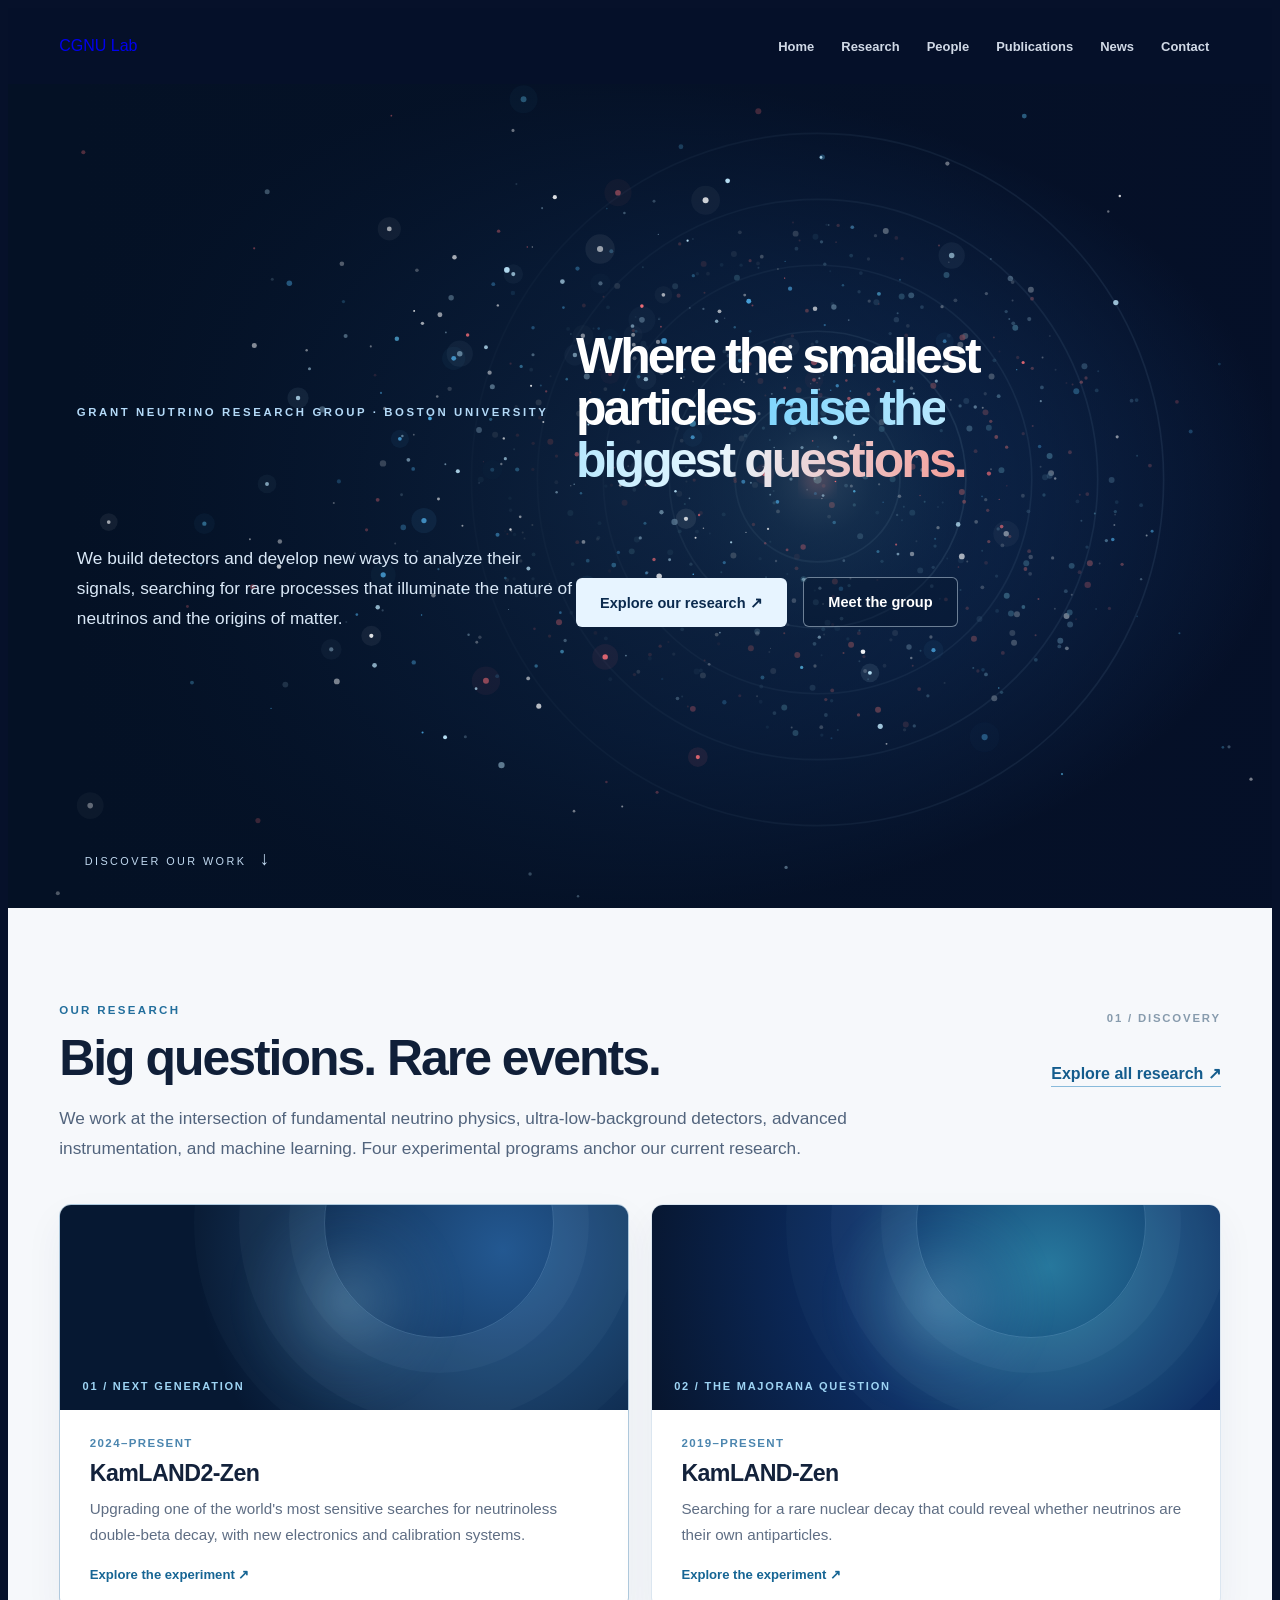
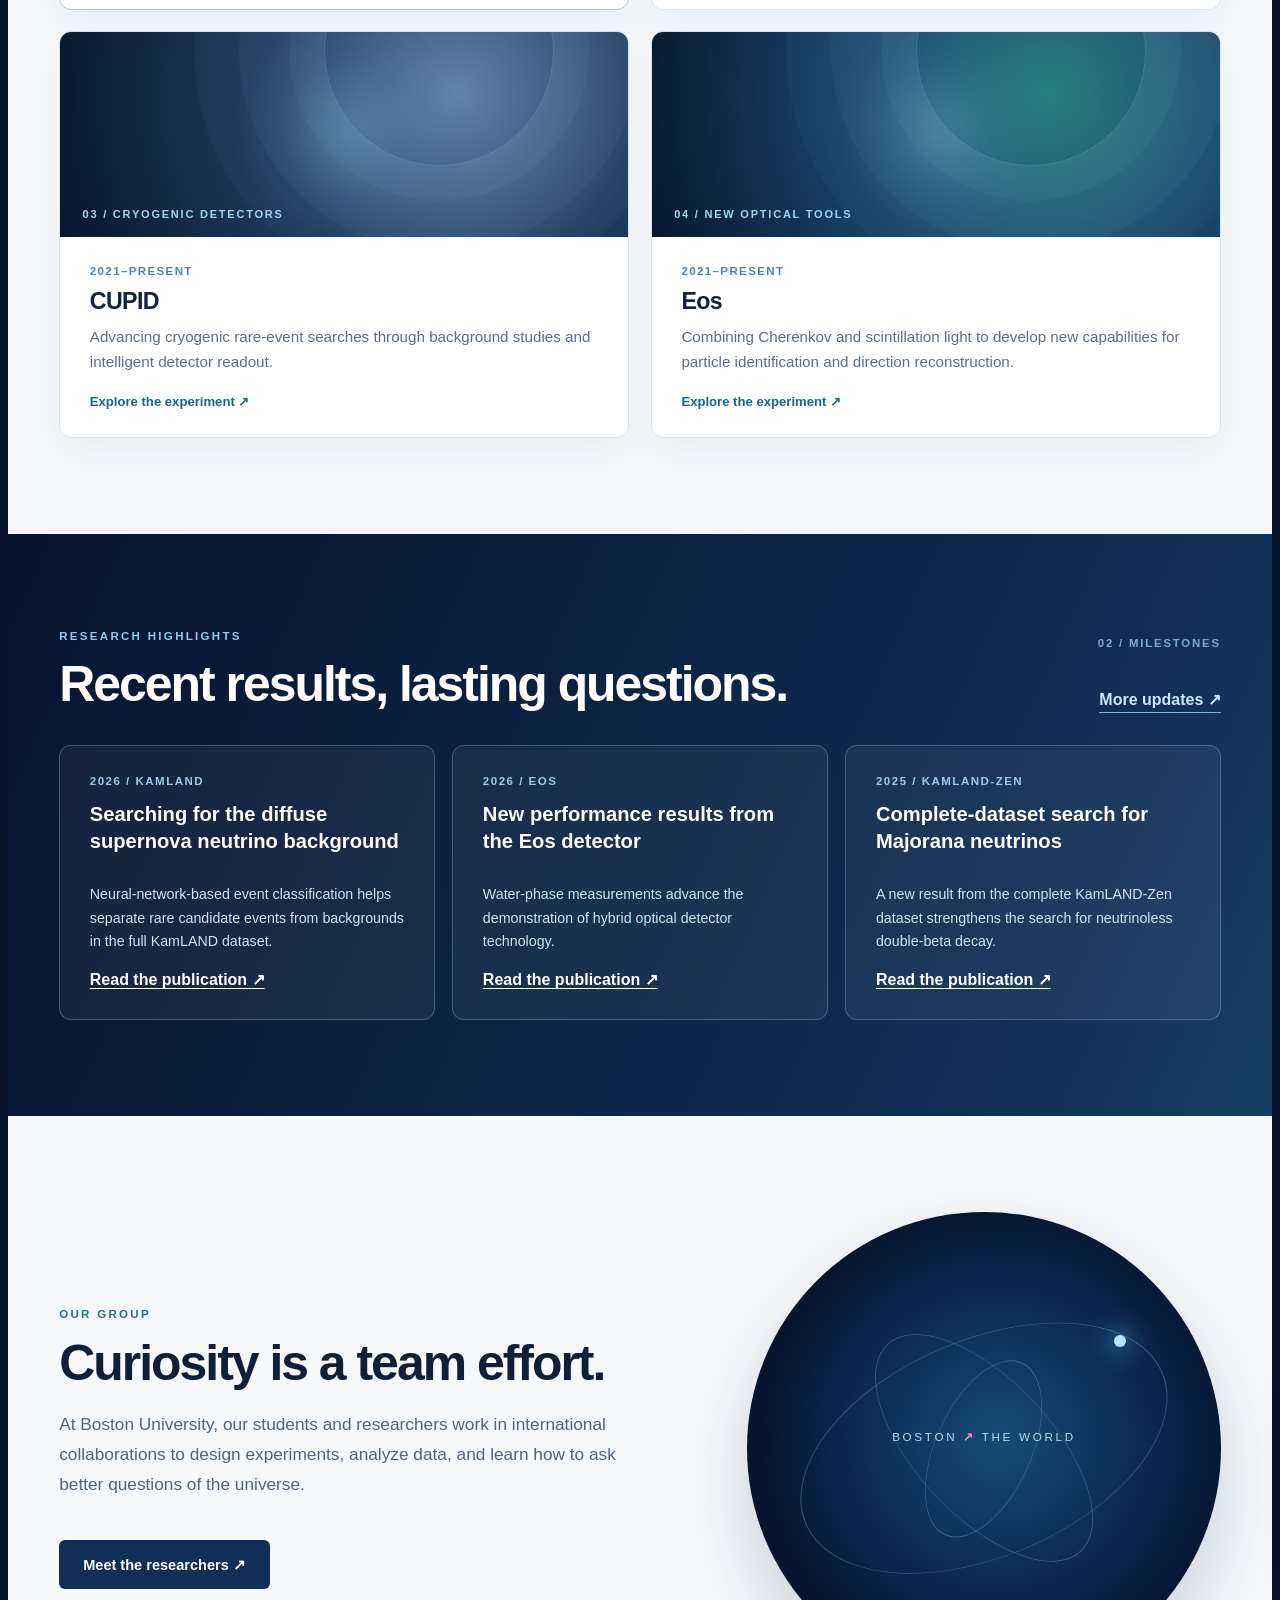
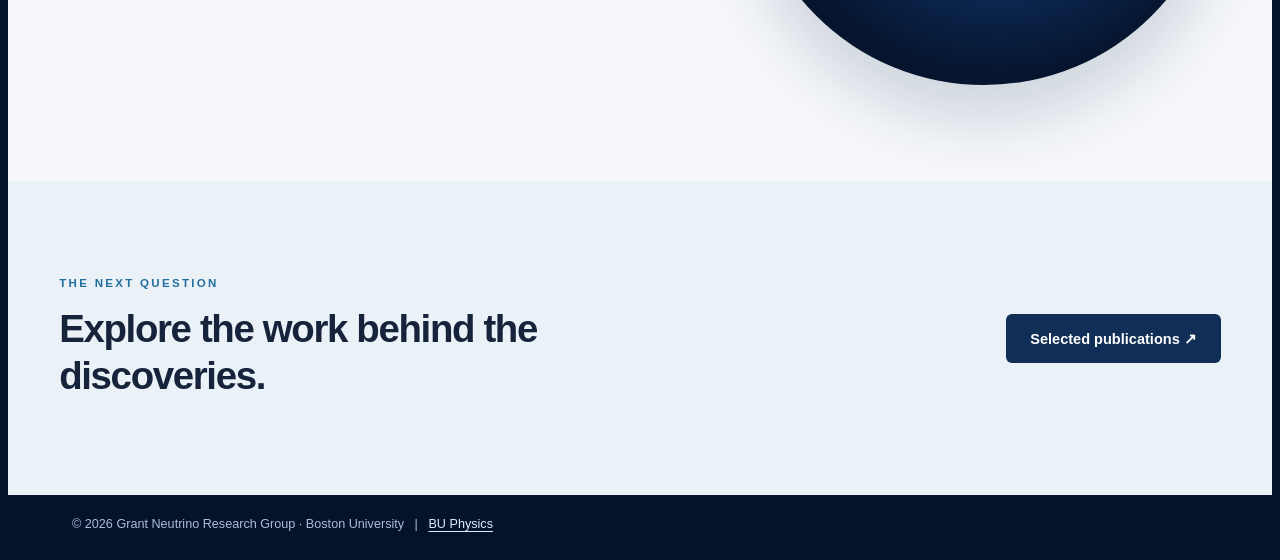
<file: preview/index.html>
<!doctype html><html lang="en"><head><meta charset="utf-8"/><meta name="viewport" content="width=device-width, initial-scale=1"/><meta name="theme-color" content="#08152f"/><meta name="description" content="Grant Neutrino Research Group, Boston University"/><title>Home — CGNU Lab</title><link rel="stylesheet" href="../styles.css"/><style>
.navbar {position:relative;display:flex;gap:2rem;align-items:center;justify-content:space-between;min-height:76px;}
.navbar .navbar-brand {text-decoration:none;white-space:nowrap;}
.navbar nav {display:flex;align-items:center;gap:.25rem;justify-content:flex-end;}
.navbar .nav-link {text-decoration:none;}
.preview-menu-toggle {display:none;background:transparent;color:#fff;border:1px solid rgba(255,255,255,.4);padding:.5rem .7rem;border-radius:6px;font:inherit;cursor:pointer;}
@media(max-width:900px){.navbar {flex-wrap:wrap;padding:1rem!important}.preview-menu-toggle{display:block}.navbar nav {display:none;width:100%;flex-direction:column;align-items:stretch;padding-top:.8rem}.navbar nav.is-open{display:flex}.navbar nav a{padding:.62rem .5rem!important}}
</style></head><body><a class="skip-link" href="#main-content">Skip to content</a><header class="navbar"><a class="navbar-brand" href="index.html">CGNU Lab</a><button class="preview-menu-toggle" type="button" aria-controls="preview-navigation" aria-expanded="false" onclick="const n=document.getElementById('preview-navigation');const opened=n.classList.toggle('is-open');this.setAttribute('aria-expanded',String(opened));">Menu</button><nav id="preview-navigation" aria-label="Main navigation"><a class="nav-link" href="index.html">Home</a><a class="nav-link" href="research.html">Research</a><a class="nav-link" href="people.html">People</a><a class="nav-link" href="publications.html">Publications</a><a class="nav-link" href="news.html">News</a><a class="nav-link" href="contact.html">Contact</a></nav></header><main id="main-content" class="content"><div id="quarto-content"><div class="site-page home-page">

  <section class="hero hero--detector" aria-labelledby="home-title">
    <div class="detector-bg" aria-hidden="true"></div>
    <canvas class="hero-canvas hero-canvas--subtle" data-particle-field data-density="0.34" aria-hidden="true"></canvas>
    <div class="hero-content">
      <p class="hero-eyebrow">Grant Neutrino Research Group <span aria-hidden="true">·</span> Boston University</p>
      <h1 id="home-title">Where the smallest particles <em>raise the biggest questions.</em></h1>
      <p class="hero-description">We build detectors and develop new ways to analyze their signals, searching for rare processes that illuminate the nature of neutrinos and the origins of matter.</p>
      <div class="hero-buttons">
        <a class="hero-button primary" href="research.html">Explore our research <span aria-hidden="true">↗</span></a>
        <a class="hero-button secondary" href="people.html">Meet the group</a>
      </div>
    </div>
    <a class="scroll-cue" href="#research-highlights">Discover our work <span aria-hidden="true">↓</span></a>
  </section>

  <section id="research-highlights" class="section-shell" aria-labelledby="research-heading">
    <div class="section-topline"><span class="section-kicker">Our research</span><span class="section-count">01 / Discovery</span></div>
    <div class="section-headline"><h2 id="research-heading" class="section-title">Big questions. Rare events.</h2><a class="text-link" href="research.html">Explore all research <span aria-hidden="true">↗</span></a></div>
    <p class="section-lede">We work at the intersection of fundamental neutrino physics, ultra-low-background detectors, advanced instrumentation, and machine learning. Four experimental programs anchor our current research.</p>
    <div class="project-grid">
      <a href="research.html#kamland2-zen" class="project-card project-card--first"><div class="project-art"><span>01 / NEXT GENERATION</span></div><div class="project-body"><span class="project-date">2024–present</span><h3>KamLAND2-Zen</h3><p>Upgrading one of the world's most sensitive searches for neutrinoless double-beta decay, with new electronics and calibration systems.</p><span class="more">Explore the experiment <span aria-hidden="true">↗</span></span></div></a>
      <a href="research.html#kamland-zen" class="project-card"><div class="project-art kamland"><span>02 / THE MAJORANA QUESTION</span></div><div class="project-body"><span class="project-date">2019–present</span><h3>KamLAND-Zen</h3><p>Searching for a rare nuclear decay that could reveal whether neutrinos are their own antiparticles.</p><span class="more">Explore the experiment <span aria-hidden="true">↗</span></span></div></a>
      <a href="research.html#cupid" class="project-card"><div class="project-art cupid"><span>03 / CRYOGENIC DETECTORS</span></div><div class="project-body"><span class="project-date">2021–present</span><h3>CUPID</h3><p>Advancing cryogenic rare-event searches through background studies and intelligent detector readout.</p><span class="more">Explore the experiment <span aria-hidden="true">↗</span></span></div></a>
      <a href="research.html#eos" class="project-card"><div class="project-art eos"><span>04 / NEW OPTICAL TOOLS</span></div><div class="project-body"><span class="project-date">2021–present</span><h3>Eos</h3><p>Combining Cherenkov and scintillation light to develop new capabilities for particle identification and direction reconstruction.</p><span class="more">Explore the experiment <span aria-hidden="true">↗</span></span></div></a>
    </div>
  </section>

  <section class="dark-band" aria-labelledby="news-heading">
    <div class="section-shell">
      <div class="section-topline"><span class="section-kicker">Research highlights</span><span class="section-count">02 / Milestones</span></div>
      <div class="section-headline"><h2 id="news-heading" class="section-title">Recent results, lasting questions.</h2><a class="text-link text-link--light" href="news.html">More updates <span aria-hidden="true">↗</span></a></div>
      <div class="news-grid">
        <article class="news-card"><span class="date">2026 <span aria-hidden="true">/</span> KamLAND</span><h3>Searching for the diffuse supernova neutrino background</h3><p>Neural-network-based event classification helps separate rare candidate events from backgrounds in the full KamLAND dataset.</p><a href="https://doi.org/10.3847/1538-4357/aeb2ea">Read the publication <span aria-hidden="true">↗</span></a></article>
        <article class="news-card"><span class="date">2026 <span aria-hidden="true">/</span> Eos</span><h3>New performance results from the Eos detector</h3><p>Water-phase measurements advance the demonstration of hybrid optical detector technology.</p><a href="https://doi.org/10.1103/7qkt-mnqz">Read the publication <span aria-hidden="true">↗</span></a></article>
        <article class="news-card"><span class="date">2025 <span aria-hidden="true">/</span> KamLAND-Zen</span><h3>Complete-dataset search for Majorana neutrinos</h3><p>A new result from the complete KamLAND-Zen dataset strengthens the search for neutrinoless double-beta decay.</p><a href="https://doi.org/10.1103/jkf6-48j8">Read the publication <span aria-hidden="true">↗</span></a></article>
      </div>
    </div>
  </section>

  <section class="section-shell people-teaser" aria-labelledby="team-heading">
    <div class="people-intro">
      <span class="section-kicker">Our group</span>
      <h2 id="team-heading" class="section-title">Curiosity is a team effort.</h2>
      <p class="section-lede">At Boston University, our students and researchers work in international collaborations to design experiments, analyze data, and learn how to ask better questions of the universe.</p>
      <a class="hero-button hero-button--navy" href="people.html">Meet the researchers <span aria-hidden="true">↗</span></a>
    </div>
    <div class="people-motif" aria-hidden="true"><span class="orbit orbit-one"></span><span class="orbit orbit-two"></span><span class="orbit orbit-three"></span><span class="people-motif-label">BOSTON <strong>↗</strong> THE WORLD</span></div>
  </section>

  <section class="closing-band" aria-labelledby="next-heading">
    <div class="section-shell closing-band-inner"><div><span class="section-kicker">The next question</span><h2 id="next-heading">Explore the work behind the discoveries.</h2></div><a class="hero-button primary" href="publications.html">Selected publications <span aria-hidden="true">↗</span></a></div>
  </section>
</div>
<script defer src="../scripts/particle-field.js"></script></div></main><footer class="nav-footer">© 2026 Grant Neutrino Research Group · Boston University &nbsp; | &nbsp; <a href="https://www.bu.edu/physics/">BU Physics</a></footer></body></html>
</file>
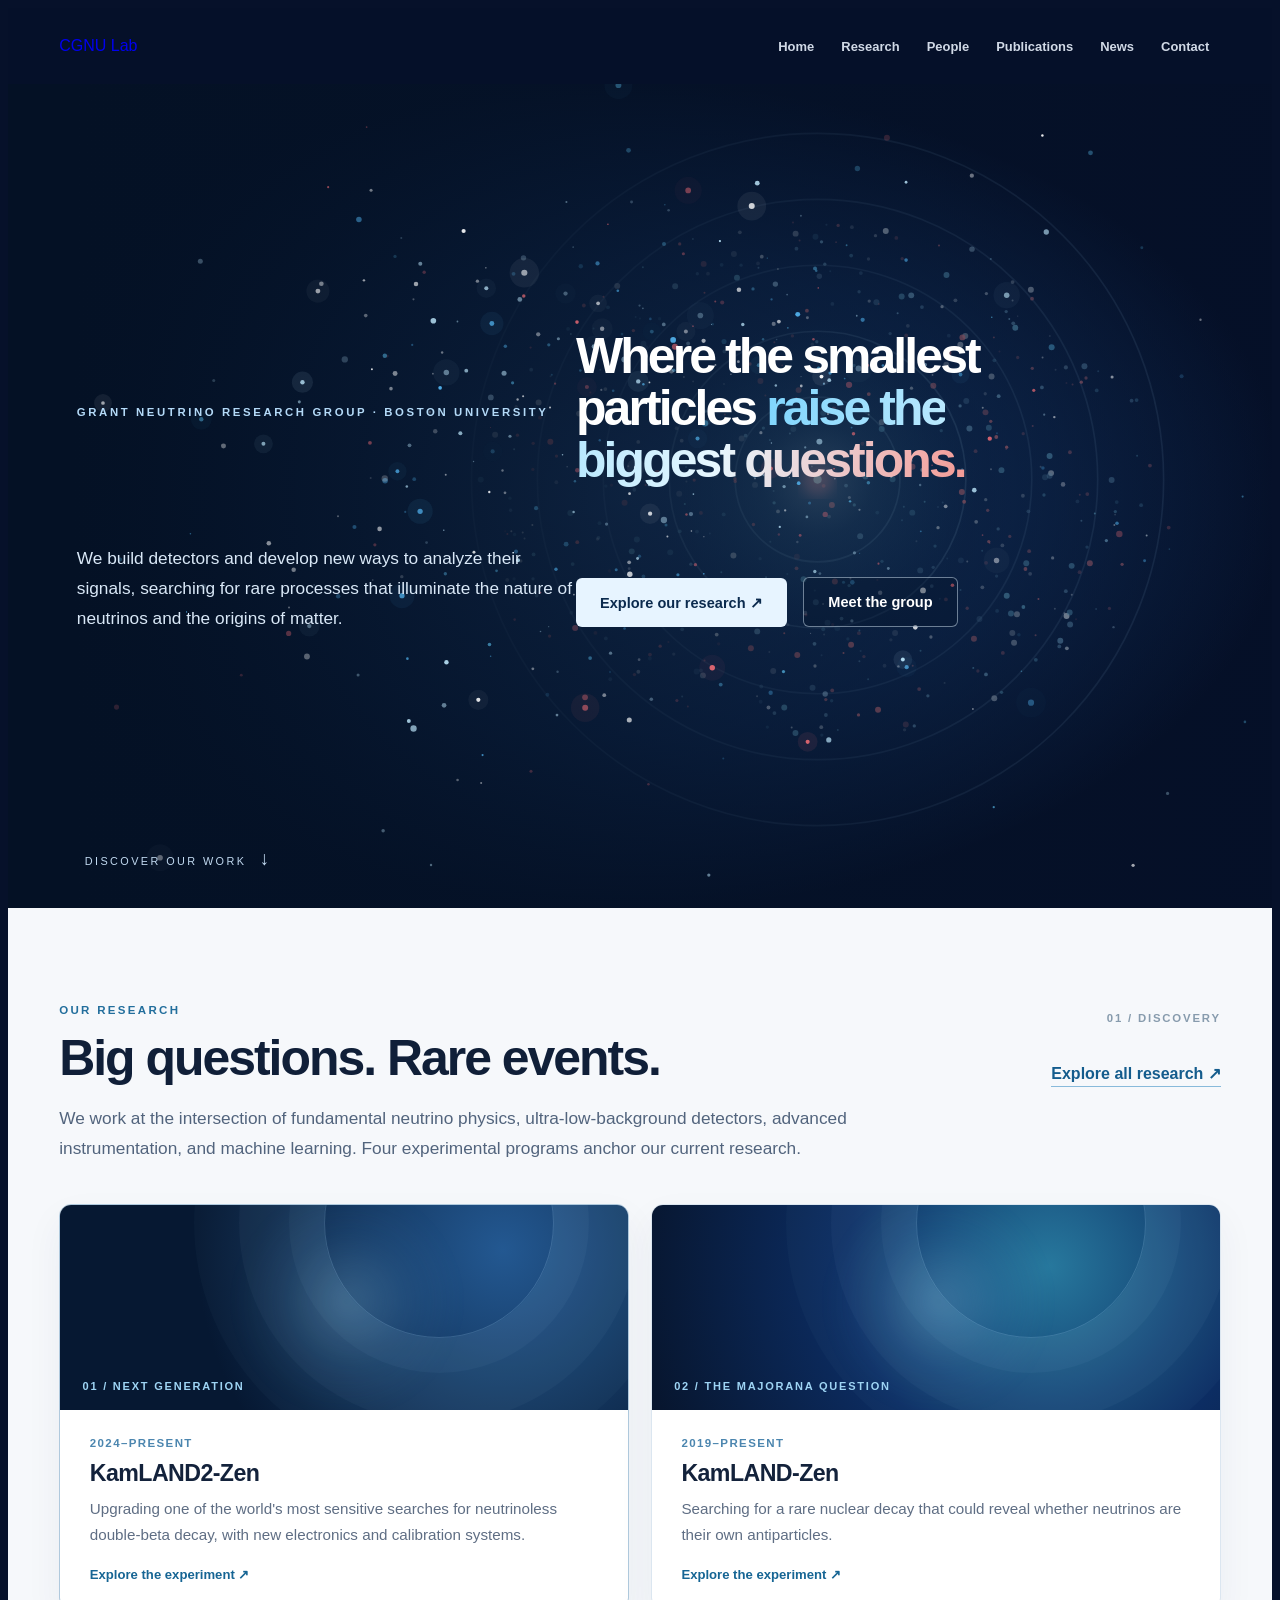
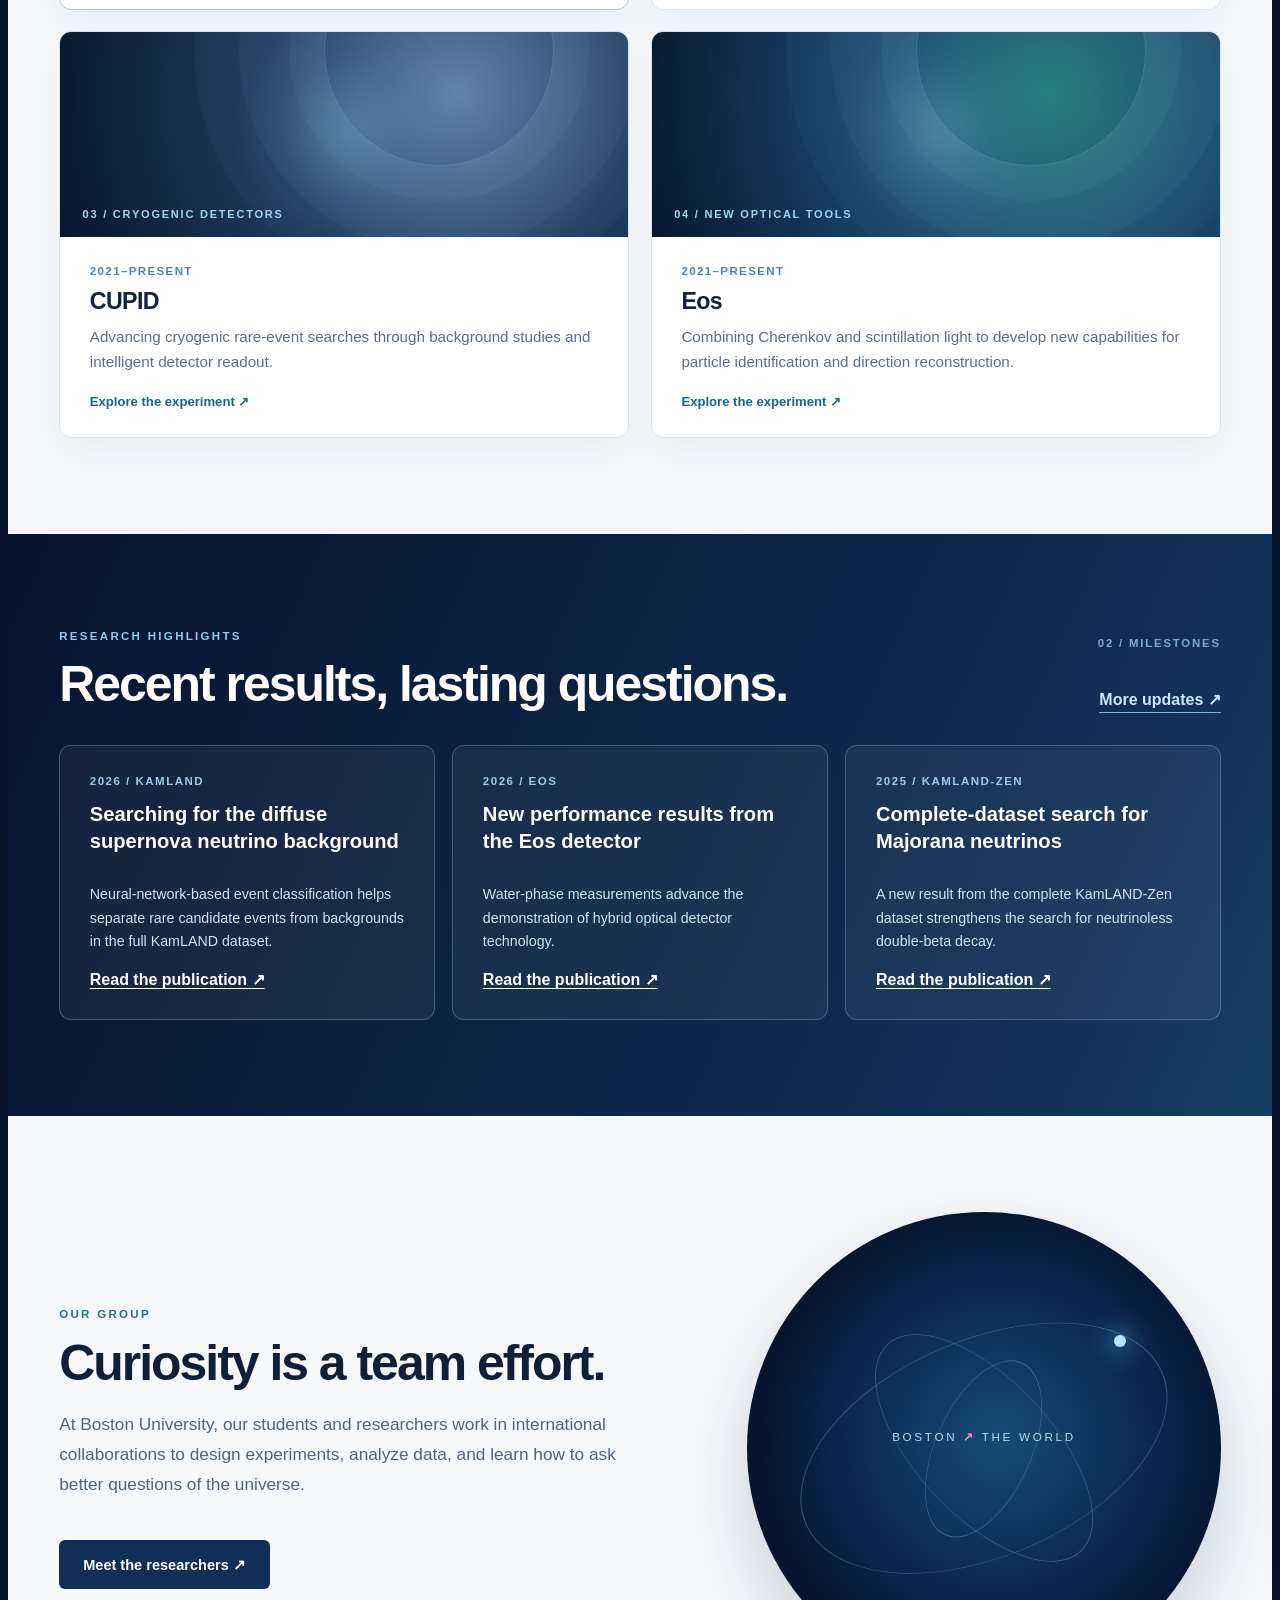
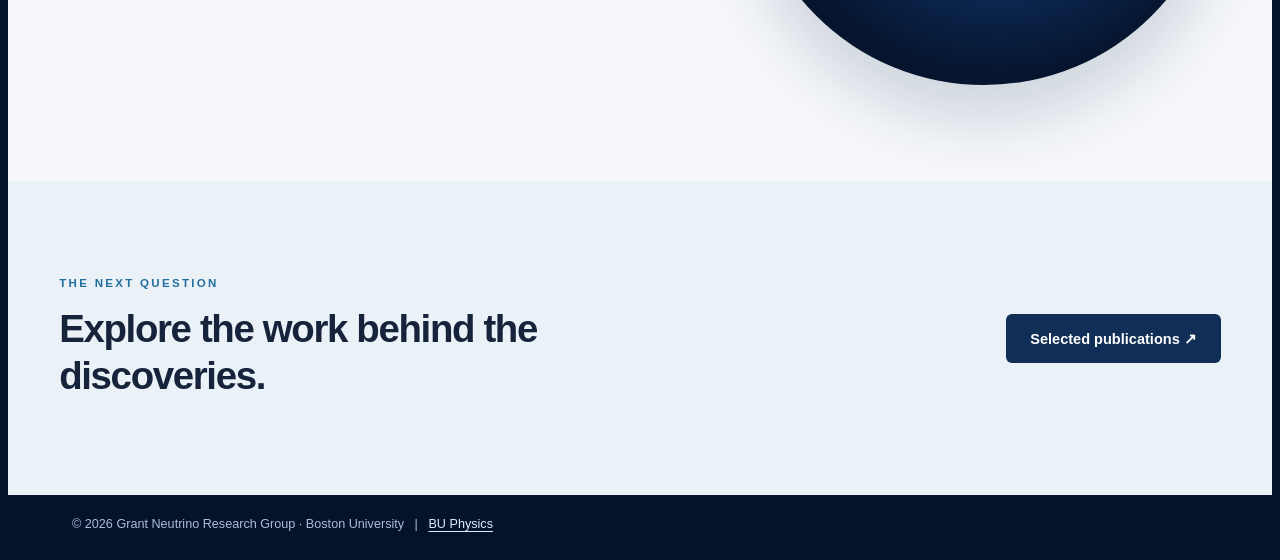
<file: OPEN_PREVIEW.html>
<!doctype html><html lang="en"><meta charset="utf-8"><meta http-equiv="refresh" content="0; url=preview/index.html"><title>CGNU Lab preview</title><p>Open <a href="preview/index.html">the CGNU Lab homepage preview</a>.</p></html>
</file>
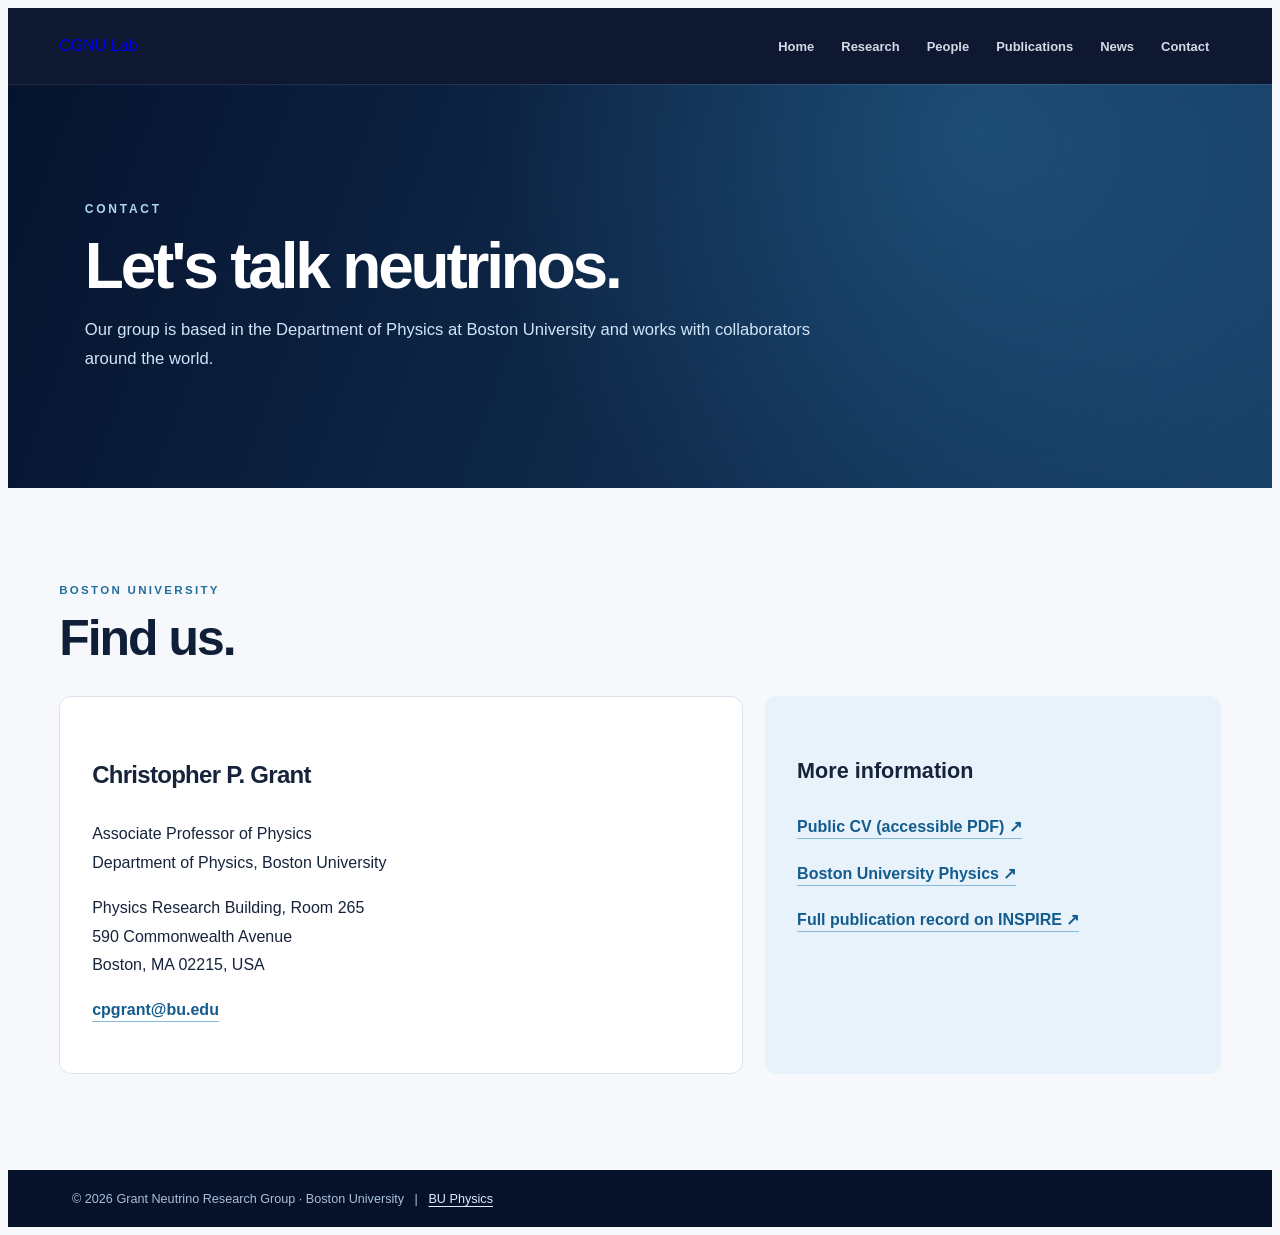
<file: preview/contact.html>
<!doctype html><html lang="en"><head><meta charset="utf-8"/><meta name="viewport" content="width=device-width, initial-scale=1"/><meta name="theme-color" content="#08152f"/><meta name="description" content="Grant Neutrino Research Group, Boston University"/><title>Contact — CGNU Lab</title><link rel="stylesheet" href="../styles.css"/><style>
.navbar {position:relative;display:flex;gap:2rem;align-items:center;justify-content:space-between;min-height:76px;}
.navbar .navbar-brand {text-decoration:none;white-space:nowrap;}
.navbar nav {display:flex;align-items:center;gap:.25rem;justify-content:flex-end;}
.navbar .nav-link {text-decoration:none;}
.preview-menu-toggle {display:none;background:transparent;color:#fff;border:1px solid rgba(255,255,255,.4);padding:.5rem .7rem;border-radius:6px;font:inherit;cursor:pointer;}
@media(max-width:900px){.navbar {flex-wrap:wrap;padding:1rem!important}.preview-menu-toggle{display:block}.navbar nav {display:none;width:100%;flex-direction:column;align-items:stretch;padding-top:.8rem}.navbar nav.is-open{display:flex}.navbar nav a{padding:.62rem .5rem!important}}
</style></head><body><a class="skip-link" href="#main-content">Skip to content</a><header class="navbar"><a class="navbar-brand" href="index.html">CGNU Lab</a><button class="preview-menu-toggle" type="button" aria-controls="preview-navigation" aria-expanded="false" onclick="const n=document.getElementById('preview-navigation');const opened=n.classList.toggle('is-open');this.setAttribute('aria-expanded',String(opened));">Menu</button><nav id="preview-navigation" aria-label="Main navigation"><a class="nav-link" href="index.html">Home</a><a class="nav-link" href="research.html">Research</a><a class="nav-link" href="people.html">People</a><a class="nav-link" href="publications.html">Publications</a><a class="nav-link" href="news.html">News</a><a class="nav-link" href="contact.html">Contact</a></nav></header><main id="main-content" class="content"><div id="quarto-content"><div class="site-page">
  <section class="inner-banner"><div class="inner-shell"><span class="eyebrow">Contact</span><h1>Let's talk neutrinos.</h1><p>Our group is based in the Department of Physics at Boston University and works with collaborators around the world.</p></div></section>
  <section class="section-shell" aria-labelledby="contact-title"><span class="section-kicker">Boston University</span><h2 id="contact-title" class="section-title">Find us.</h2>
    <div class="contact-layout"><div class="contact-card">
      <h3>Christopher P. Grant</h3><p>Associate Professor of Physics<br>Department of Physics, Boston University</p>
      <address>Physics Research Building, Room 265<br>590 Commonwealth Avenue<br>Boston, MA 02215, USA</address>
      <p><a class="text-link" href="mailto:cpgrant@bu.edu">cpgrant@bu.edu</a></p>
    </div><div class="contact-aside"><h3>More information</h3><p><a class="text-link" href="../cv/Christopher_Grant_Public_CV.pdf">Public CV (accessible PDF) <span aria-hidden="true">↗</span></a></p><p><a class="text-link" href="https://www.bu.edu/physics/">Boston University Physics <span aria-hidden="true">↗</span></a></p><p><a class="text-link" href="https://inspirehep.net/authors/1922907">Full publication record on INSPIRE <span aria-hidden="true">↗</span></a></p></div></div>
  </section>
</div></div></main><footer class="nav-footer">© 2026 Grant Neutrino Research Group · Boston University &nbsp; | &nbsp; <a href="https://www.bu.edu/physics/">BU Physics</a></footer></body></html>
</file>
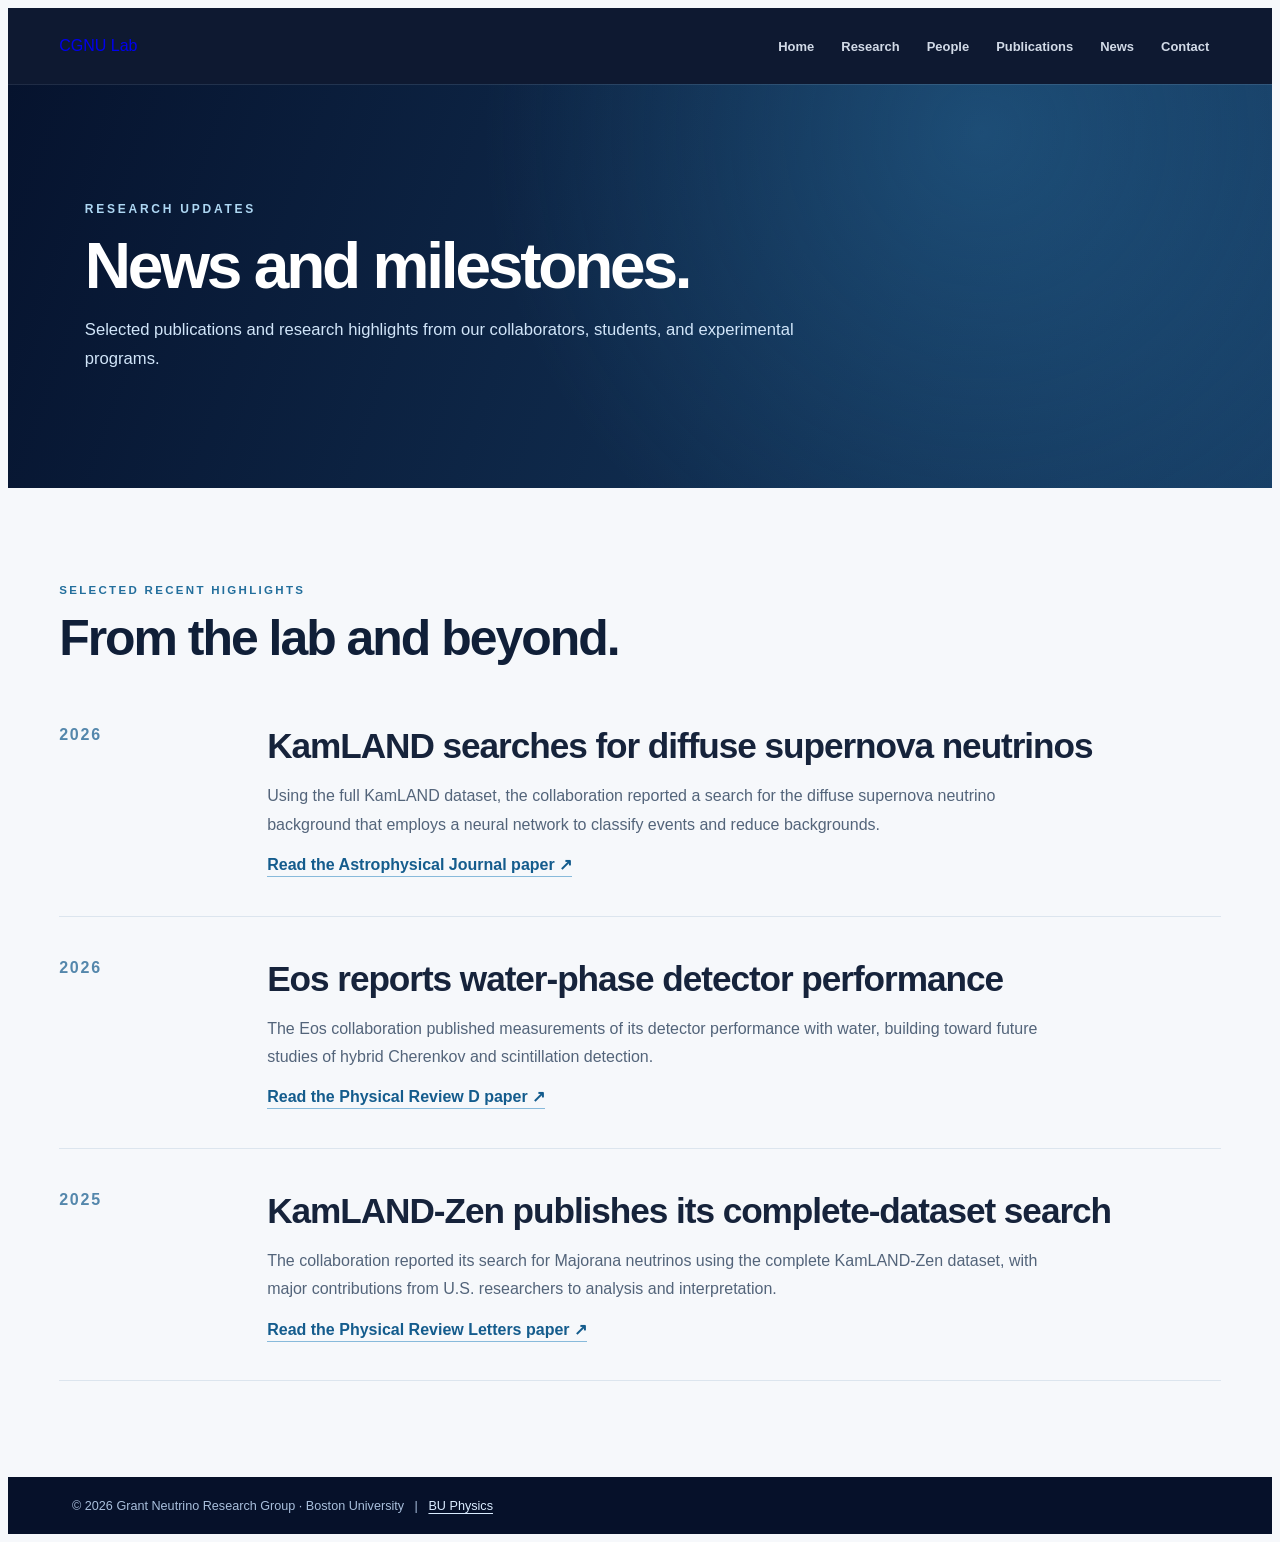
<file: preview/news.html>
<!doctype html><html lang="en"><head><meta charset="utf-8"/><meta name="viewport" content="width=device-width, initial-scale=1"/><meta name="theme-color" content="#08152f"/><meta name="description" content="Grant Neutrino Research Group, Boston University"/><title>News — CGNU Lab</title><link rel="stylesheet" href="../styles.css"/><style>
.navbar {position:relative;display:flex;gap:2rem;align-items:center;justify-content:space-between;min-height:76px;}
.navbar .navbar-brand {text-decoration:none;white-space:nowrap;}
.navbar nav {display:flex;align-items:center;gap:.25rem;justify-content:flex-end;}
.navbar .nav-link {text-decoration:none;}
.preview-menu-toggle {display:none;background:transparent;color:#fff;border:1px solid rgba(255,255,255,.4);padding:.5rem .7rem;border-radius:6px;font:inherit;cursor:pointer;}
@media(max-width:900px){.navbar {flex-wrap:wrap;padding:1rem!important}.preview-menu-toggle{display:block}.navbar nav {display:none;width:100%;flex-direction:column;align-items:stretch;padding-top:.8rem}.navbar nav.is-open{display:flex}.navbar nav a{padding:.62rem .5rem!important}}
</style></head><body><a class="skip-link" href="#main-content">Skip to content</a><header class="navbar"><a class="navbar-brand" href="index.html">CGNU Lab</a><button class="preview-menu-toggle" type="button" aria-controls="preview-navigation" aria-expanded="false" onclick="const n=document.getElementById('preview-navigation');const opened=n.classList.toggle('is-open');this.setAttribute('aria-expanded',String(opened));">Menu</button><nav id="preview-navigation" aria-label="Main navigation"><a class="nav-link" href="index.html">Home</a><a class="nav-link" href="research.html">Research</a><a class="nav-link" href="people.html">People</a><a class="nav-link" href="publications.html">Publications</a><a class="nav-link" href="news.html">News</a><a class="nav-link" href="contact.html">Contact</a></nav></header><main id="main-content" class="content"><div id="quarto-content"><div class="site-page">
  <section class="inner-banner"><div class="inner-shell"><span class="eyebrow">Research updates</span><h1>News and milestones.</h1><p>Selected publications and research highlights from our collaborators, students, and experimental programs.</p></div></section>
  <section class="section-shell" aria-labelledby="milestones"><span class="section-kicker">Selected recent highlights</span><h2 id="milestones" class="section-title">From the lab and beyond.</h2>
    <div class="research-feature"><div class="num">2026</div><article><h2>KamLAND searches for diffuse supernova neutrinos</h2><p>Using the full KamLAND dataset, the collaboration reported a search for the diffuse supernova neutrino background that employs a neural network to classify events and reduce backgrounds.</p><a class="text-link" href="https://doi.org/10.3847/1538-4357/aeb2ea">Read the Astrophysical Journal paper <span aria-hidden="true">↗</span></a></article></div>
    <div class="research-feature"><div class="num">2026</div><article><h2>Eos reports water-phase detector performance</h2><p>The Eos collaboration published measurements of its detector performance with water, building toward future studies of hybrid Cherenkov and scintillation detection.</p><a class="text-link" href="https://doi.org/10.1103/7qkt-mnqz">Read the Physical Review D paper <span aria-hidden="true">↗</span></a></article></div>
    <div class="research-feature"><div class="num">2025</div><article><h2>KamLAND-Zen publishes its complete-dataset search</h2><p>The collaboration reported its search for Majorana neutrinos using the complete KamLAND-Zen dataset, with major contributions from U.S. researchers to analysis and interpretation.</p><a class="text-link" href="https://doi.org/10.1103/jkf6-48j8">Read the Physical Review Letters paper <span aria-hidden="true">↗</span></a></article></div>
  </section>
</div></div></main><footer class="nav-footer">© 2026 Grant Neutrino Research Group · Boston University &nbsp; | &nbsp; <a href="https://www.bu.edu/physics/">BU Physics</a></footer></body></html>
</file>
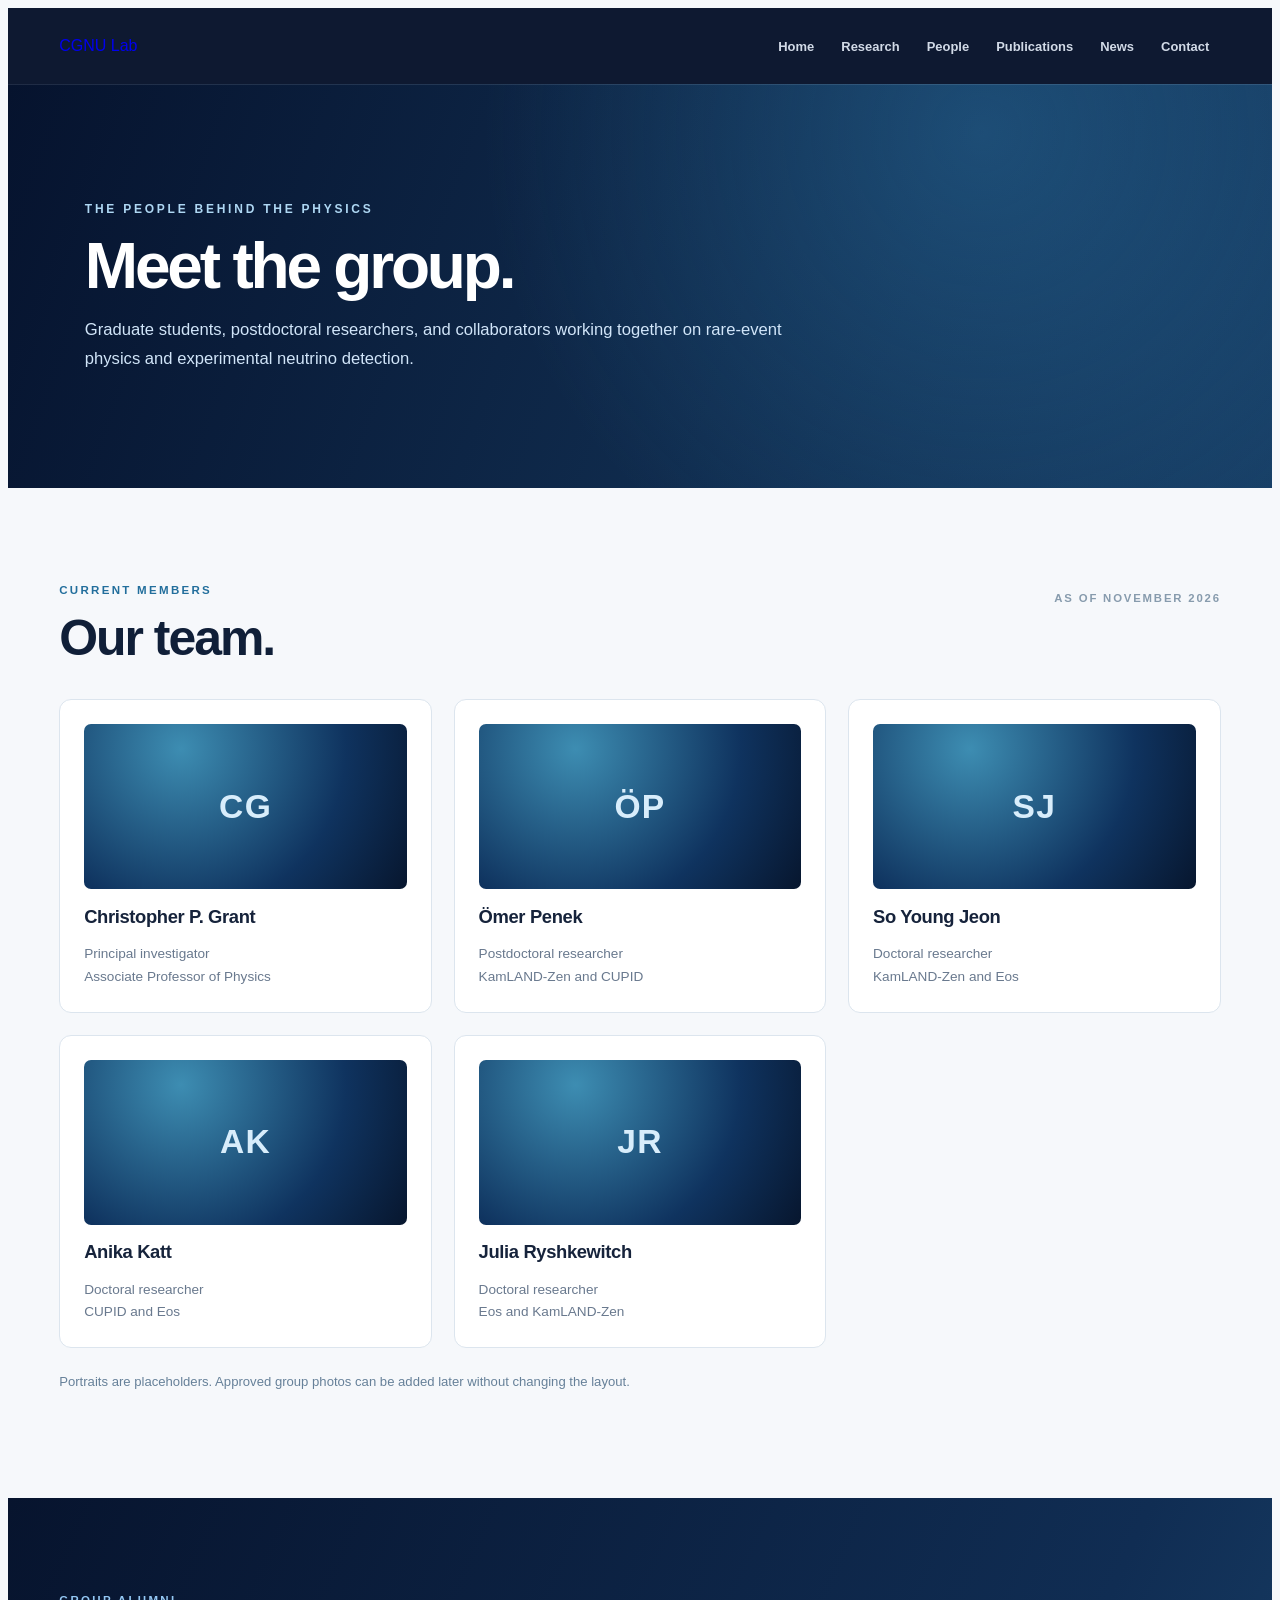
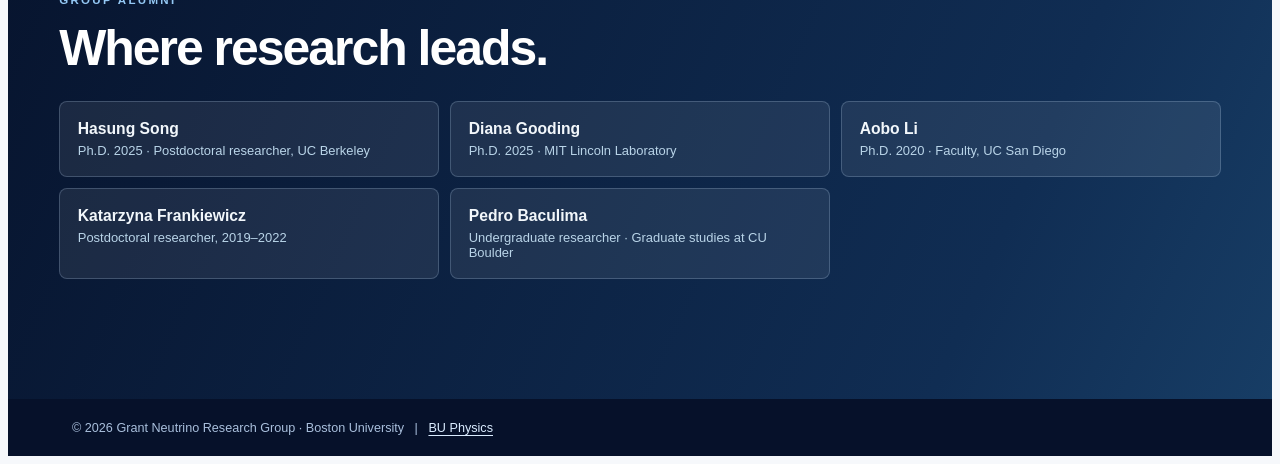
<file: preview/people.html>
<!doctype html><html lang="en"><head><meta charset="utf-8"/><meta name="viewport" content="width=device-width, initial-scale=1"/><meta name="theme-color" content="#08152f"/><meta name="description" content="Grant Neutrino Research Group, Boston University"/><title>People — CGNU Lab</title><link rel="stylesheet" href="../styles.css"/><style>
.navbar {position:relative;display:flex;gap:2rem;align-items:center;justify-content:space-between;min-height:76px;}
.navbar .navbar-brand {text-decoration:none;white-space:nowrap;}
.navbar nav {display:flex;align-items:center;gap:.25rem;justify-content:flex-end;}
.navbar .nav-link {text-decoration:none;}
.preview-menu-toggle {display:none;background:transparent;color:#fff;border:1px solid rgba(255,255,255,.4);padding:.5rem .7rem;border-radius:6px;font:inherit;cursor:pointer;}
@media(max-width:900px){.navbar {flex-wrap:wrap;padding:1rem!important}.preview-menu-toggle{display:block}.navbar nav {display:none;width:100%;flex-direction:column;align-items:stretch;padding-top:.8rem}.navbar nav.is-open{display:flex}.navbar nav a{padding:.62rem .5rem!important}}
</style></head><body><a class="skip-link" href="#main-content">Skip to content</a><header class="navbar"><a class="navbar-brand" href="index.html">CGNU Lab</a><button class="preview-menu-toggle" type="button" aria-controls="preview-navigation" aria-expanded="false" onclick="const n=document.getElementById('preview-navigation');const opened=n.classList.toggle('is-open');this.setAttribute('aria-expanded',String(opened));">Menu</button><nav id="preview-navigation" aria-label="Main navigation"><a class="nav-link" href="index.html">Home</a><a class="nav-link" href="research.html">Research</a><a class="nav-link" href="people.html">People</a><a class="nav-link" href="publications.html">Publications</a><a class="nav-link" href="news.html">News</a><a class="nav-link" href="contact.html">Contact</a></nav></header><main id="main-content" class="content"><div id="quarto-content"><div class="site-page">
  <section class="inner-banner"><div class="inner-shell"><span class="eyebrow">The people behind the physics</span><h1>Meet the group.</h1><p>Graduate students, postdoctoral researchers, and collaborators working together on rare-event physics and experimental neutrino detection.</p></div></section>
  <section class="section-shell" aria-labelledby="team-title"><div class="section-topline"><span class="section-kicker">Current members</span><span class="section-count">As of November 2026</span></div><h2 id="team-title" class="section-title">Our team.</h2>
    <div class="people-grid">
      <article class="person"><div class="avatar avatar--initial" aria-hidden="true">CG</div><h3>Christopher P. Grant</h3><p>Principal investigator<br>Associate Professor of Physics</p></article>
      <article class="person"><div class="avatar avatar--initial" aria-hidden="true">ÖP</div><h3>Ömer Penek</h3><p>Postdoctoral researcher<br>KamLAND-Zen and CUPID</p></article>
      <article class="person"><div class="avatar avatar--initial" aria-hidden="true">SJ</div><h3>So Young Jeon</h3><p>Doctoral researcher<br>KamLAND-Zen and Eos</p></article>
      <article class="person"><div class="avatar avatar--initial" aria-hidden="true">AK</div><h3>Anika Katt</h3><p>Doctoral researcher<br>CUPID and Eos</p></article>
      <article class="person"><div class="avatar avatar--initial" aria-hidden="true">JR</div><h3>Julia Ryshkewitch</h3><p>Doctoral researcher<br>Eos and KamLAND-Zen</p></article>
    </div>
    <p class="editorial-note">Portraits are placeholders. Approved group photos can be added later without changing the layout.</p>
  </section>
  <section class="dark-band" aria-labelledby="alumni-title"><div class="section-shell"><span class="section-kicker">Group alumni</span><h2 id="alumni-title" class="section-title">Where research leads.</h2>
    <div class="compact-grid compact-grid--on-dark">
      <div class="compact-item"><strong>Hasung Song</strong><span>Ph.D. 2025 · Postdoctoral researcher, UC Berkeley</span></div>
      <div class="compact-item"><strong>Diana Gooding</strong><span>Ph.D. 2025 · MIT Lincoln Laboratory</span></div>
      <div class="compact-item"><strong>Aobo Li</strong><span>Ph.D. 2020 · Faculty, UC San Diego</span></div>
      <div class="compact-item"><strong>Katarzyna Frankiewicz</strong><span>Postdoctoral researcher, 2019–2022</span></div>
      <div class="compact-item"><strong>Pedro Baculima</strong><span>Undergraduate researcher · Graduate studies at CU Boulder</span></div>
    </div>
  </div></section>
</div></div></main><footer class="nav-footer">© 2026 Grant Neutrino Research Group · Boston University &nbsp; | &nbsp; <a href="https://www.bu.edu/physics/">BU Physics</a></footer></body></html>
</file>
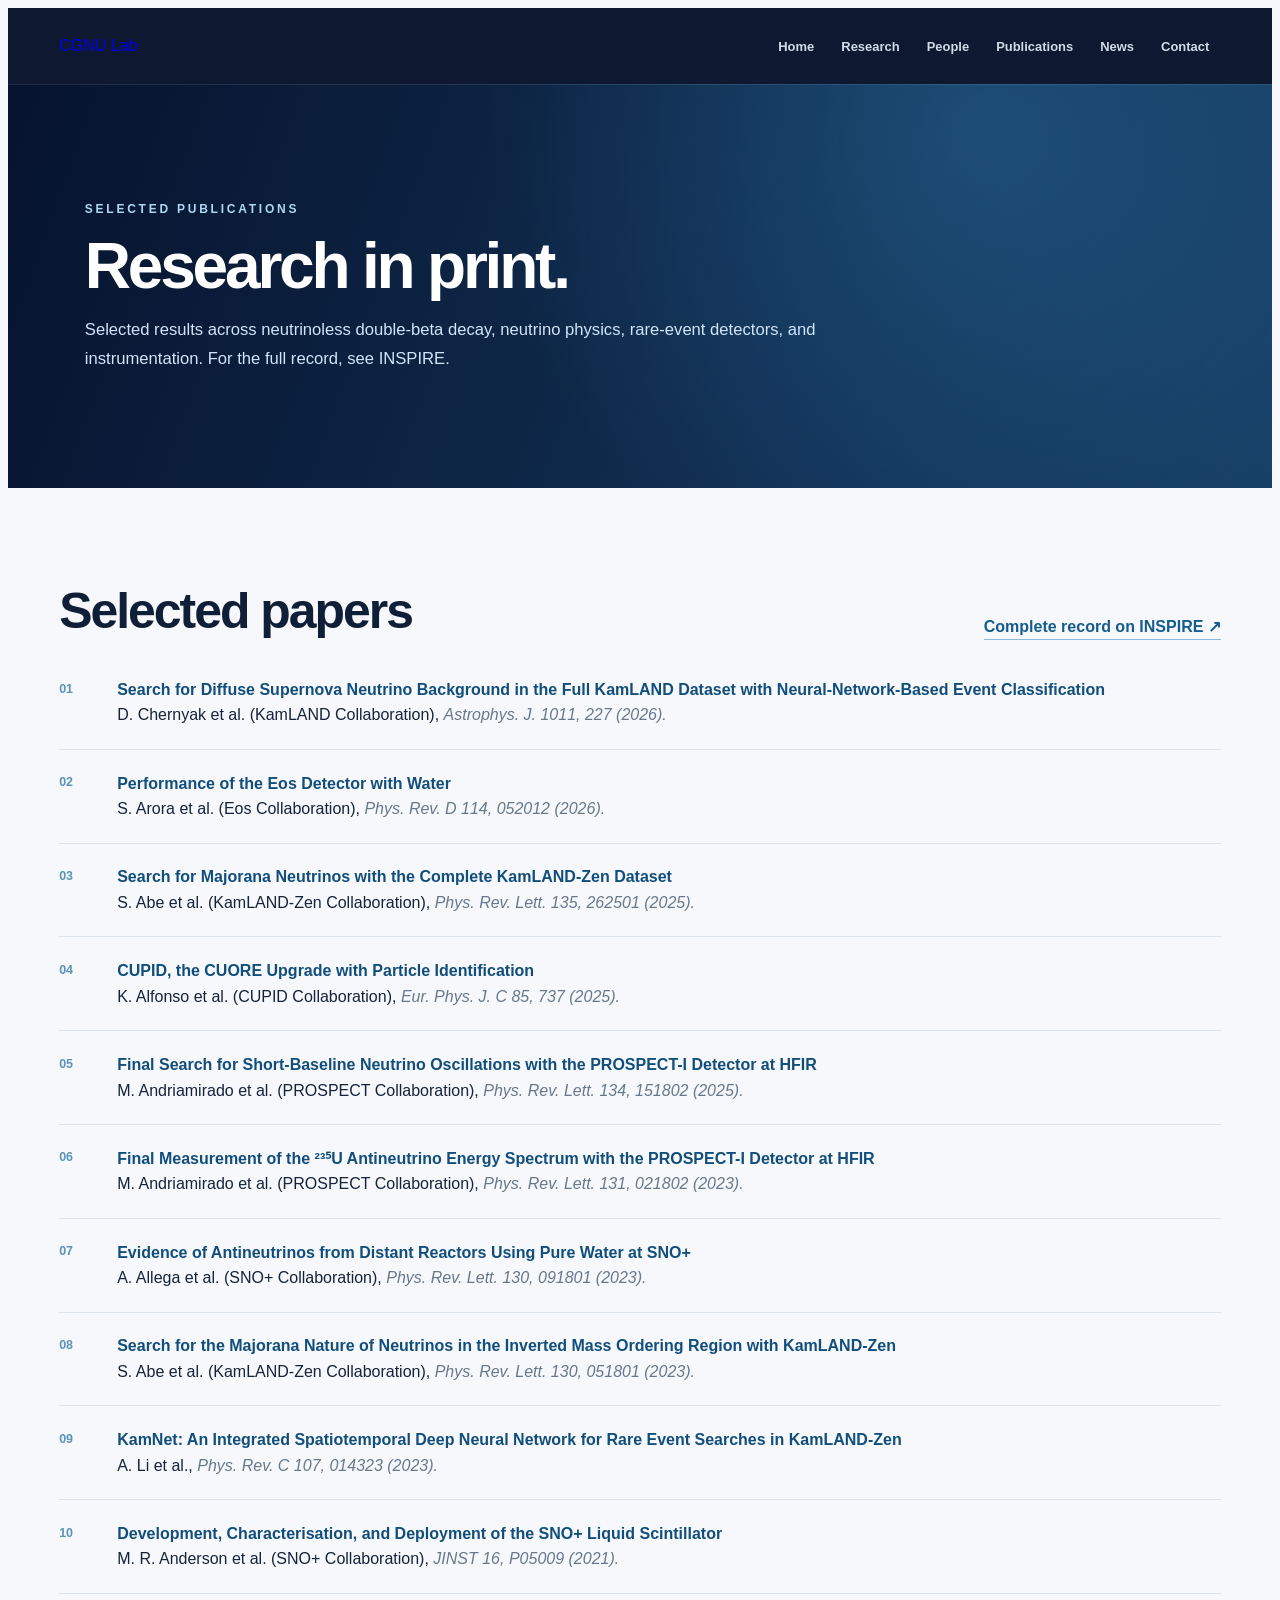
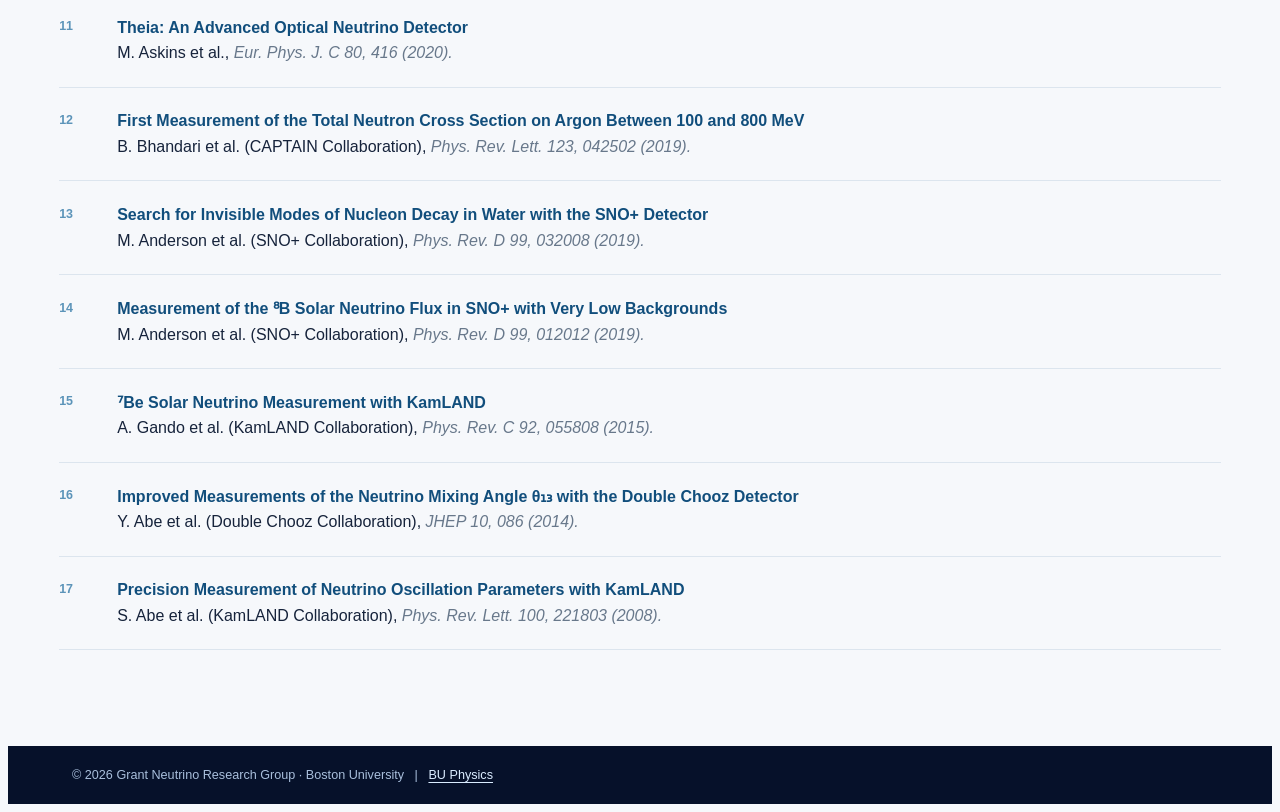
<file: preview/publications.html>
<!doctype html><html lang="en"><head><meta charset="utf-8"/><meta name="viewport" content="width=device-width, initial-scale=1"/><meta name="theme-color" content="#08152f"/><meta name="description" content="Grant Neutrino Research Group, Boston University"/><title>Publications — CGNU Lab</title><link rel="stylesheet" href="../styles.css"/><style>
.navbar {position:relative;display:flex;gap:2rem;align-items:center;justify-content:space-between;min-height:76px;}
.navbar .navbar-brand {text-decoration:none;white-space:nowrap;}
.navbar nav {display:flex;align-items:center;gap:.25rem;justify-content:flex-end;}
.navbar .nav-link {text-decoration:none;}
.preview-menu-toggle {display:none;background:transparent;color:#fff;border:1px solid rgba(255,255,255,.4);padding:.5rem .7rem;border-radius:6px;font:inherit;cursor:pointer;}
@media(max-width:900px){.navbar {flex-wrap:wrap;padding:1rem!important}.preview-menu-toggle{display:block}.navbar nav {display:none;width:100%;flex-direction:column;align-items:stretch;padding-top:.8rem}.navbar nav.is-open{display:flex}.navbar nav a{padding:.62rem .5rem!important}}
</style></head><body><a class="skip-link" href="#main-content">Skip to content</a><header class="navbar"><a class="navbar-brand" href="index.html">CGNU Lab</a><button class="preview-menu-toggle" type="button" aria-controls="preview-navigation" aria-expanded="false" onclick="const n=document.getElementById('preview-navigation');const opened=n.classList.toggle('is-open');this.setAttribute('aria-expanded',String(opened));">Menu</button><nav id="preview-navigation" aria-label="Main navigation"><a class="nav-link" href="index.html">Home</a><a class="nav-link" href="research.html">Research</a><a class="nav-link" href="people.html">People</a><a class="nav-link" href="publications.html">Publications</a><a class="nav-link" href="news.html">News</a><a class="nav-link" href="contact.html">Contact</a></nav></header><main id="main-content" class="content"><div id="quarto-content"><div class="site-page">

<div class="inner-banner"><div class="inner-shell"><span class="eyebrow">Selected publications</span><h1>Research in print.</h1><p>Selected results across neutrinoless double-beta decay, neutrino physics, rare-event detectors, and instrumentation. For the full record, see INSPIRE.</p></div></div>
<div class="section-shell">
  <div class="section-headline"><h2 class="section-title">Selected papers</h2><a class="text-link" href="https://inspirehep.net/authors/1922907">Complete record on INSPIRE <span aria-hidden="true">↗</span></a></div>
  <ol class="publication-list">
    <li><div><a href="https://doi.org/10.3847/1538-4357/aeb2ea">Search for Diffuse Supernova Neutrino Background in the Full KamLAND Dataset with Neural-Network-Based Event Classification</a><br>D. Chernyak et al. (KamLAND Collaboration), <em>Astrophys. J. 1011, 227 (2026).</em></div></li>
    <li><div><a href="https://doi.org/10.1103/7qkt-mnqz">Performance of the Eos Detector with Water</a><br>S. Arora et al. (Eos Collaboration), <em>Phys. Rev. D 114, 052012 (2026).</em></div></li>
    <li><div><a href="https://doi.org/10.1103/jkf6-48j8">Search for Majorana Neutrinos with the Complete KamLAND-Zen Dataset</a><br>S. Abe et al. (KamLAND-Zen Collaboration), <em>Phys. Rev. Lett. 135, 262501 (2025).</em></div></li>
    <li><div><a href="https://doi.org/10.1140/epjc/s10052-025-14352-1">CUPID, the CUORE Upgrade with Particle Identification</a><br>K. Alfonso et al. (CUPID Collaboration), <em>Eur. Phys. J. C 85, 737 (2025).</em></div></li>
    <li><div><a href="https://doi.org/10.1103/PhysRevLett.134.151802">Final Search for Short-Baseline Neutrino Oscillations with the PROSPECT-I Detector at HFIR</a><br>M. Andriamirado et al. (PROSPECT Collaboration), <em>Phys. Rev. Lett. 134, 151802 (2025).</em></div></li>
    <li><div><a href="https://doi.org/10.1103/PhysRevLett.131.021802">Final Measurement of the ²³⁵U Antineutrino Energy Spectrum with the PROSPECT-I Detector at HFIR</a><br>M. Andriamirado et al. (PROSPECT Collaboration), <em>Phys. Rev. Lett. 131, 021802 (2023).</em></div></li>
    <li><div><a href="https://doi.org/10.1103/PhysRevLett.130.091801">Evidence of Antineutrinos from Distant Reactors Using Pure Water at SNO+</a><br>A. Allega et al. (SNO+ Collaboration), <em>Phys. Rev. Lett. 130, 091801 (2023).</em></div></li>
    <li><div><a href="https://doi.org/10.1103/PhysRevLett.130.051801">Search for the Majorana Nature of Neutrinos in the Inverted Mass Ordering Region with KamLAND-Zen</a><br>S. Abe et al. (KamLAND-Zen Collaboration), <em>Phys. Rev. Lett. 130, 051801 (2023).</em></div></li>
    <li><div><a href="https://doi.org/10.1103/PhysRevC.107.014323">KamNet: An Integrated Spatiotemporal Deep Neural Network for Rare Event Searches in KamLAND-Zen</a><br>A. Li et al., <em>Phys. Rev. C 107, 014323 (2023).</em></div></li>
    <li><div><a href="https://doi.org/10.1088/1748-0221/16/05/P05009">Development, Characterisation, and Deployment of the SNO+ Liquid Scintillator</a><br>M. R. Anderson et al. (SNO+ Collaboration), <em>JINST 16, P05009 (2021).</em></div></li>
    <li><div><a href="https://doi.org/10.1140/epjc/s10052-020-7977-8">Theia: An Advanced Optical Neutrino Detector</a><br>M. Askins et al., <em>Eur. Phys. J. C 80, 416 (2020).</em></div></li>
    <li><div><a href="https://doi.org/10.1103/PhysRevLett.123.042502">First Measurement of the Total Neutron Cross Section on Argon Between 100 and 800 MeV</a><br>B. Bhandari et al. (CAPTAIN Collaboration), <em>Phys. Rev. Lett. 123, 042502 (2019).</em></div></li>
    <li><div><a href="https://doi.org/10.1103/PhysRevD.99.032008">Search for Invisible Modes of Nucleon Decay in Water with the SNO+ Detector</a><br>M. Anderson et al. (SNO+ Collaboration), <em>Phys. Rev. D 99, 032008 (2019).</em></div></li>
    <li><div><a href="https://doi.org/10.1103/PhysRevD.99.012012">Measurement of the ⁸B Solar Neutrino Flux in SNO+ with Very Low Backgrounds</a><br>M. Anderson et al. (SNO+ Collaboration), <em>Phys. Rev. D 99, 012012 (2019).</em></div></li>
    <li><div><a href="https://doi.org/10.1103/PhysRevC.92.055808">⁷Be Solar Neutrino Measurement with KamLAND</a><br>A. Gando et al. (KamLAND Collaboration), <em>Phys. Rev. C 92, 055808 (2015).</em></div></li>
    <li><div><a href="https://doi.org/10.1007/JHEP10(2014)086">Improved Measurements of the Neutrino Mixing Angle θ₁₃ with the Double Chooz Detector</a><br>Y. Abe et al. (Double Chooz Collaboration), <em>JHEP 10, 086 (2014).</em></div></li>
    <li><div><a href="https://doi.org/10.1103/PhysRevLett.100.221803">Precision Measurement of Neutrino Oscillation Parameters with KamLAND</a><br>S. Abe et al. (KamLAND Collaboration), <em>Phys. Rev. Lett. 100, 221803 (2008).</em></div></li>
  </ol>
</div>
</div></div></main><footer class="nav-footer">© 2026 Grant Neutrino Research Group · Boston University &nbsp; | &nbsp; <a href="https://www.bu.edu/physics/">BU Physics</a></footer></body></html>
</file>
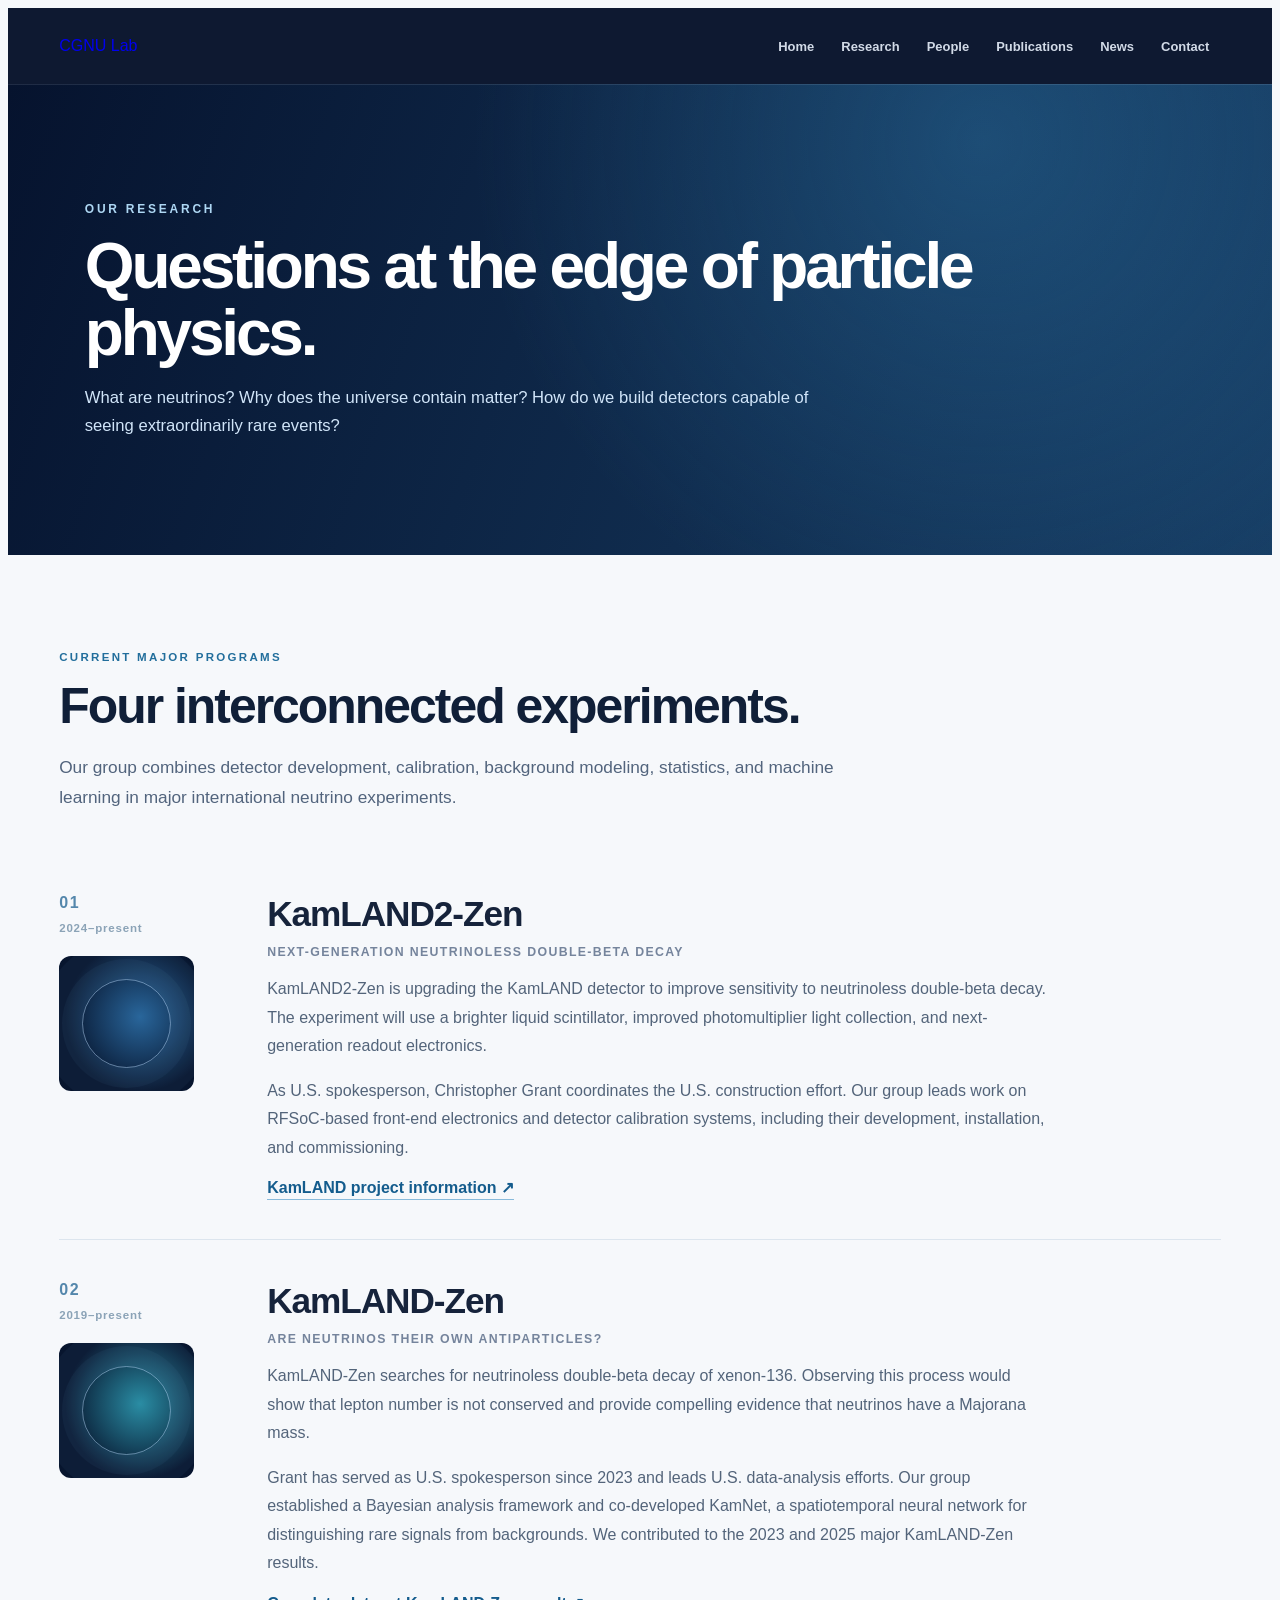
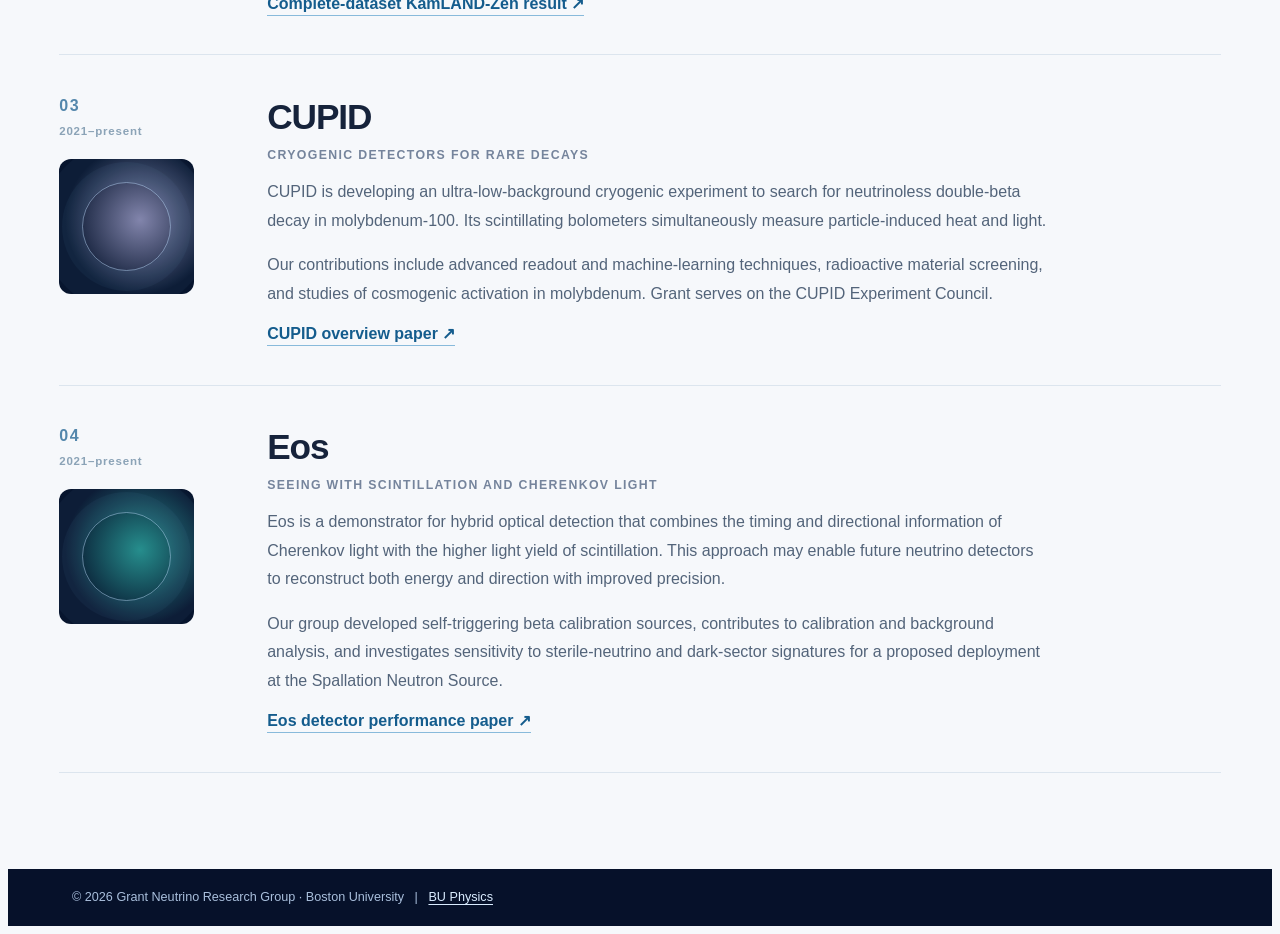
<file: preview/research.html>
<!doctype html><html lang="en"><head><meta charset="utf-8"/><meta name="viewport" content="width=device-width, initial-scale=1"/><meta name="theme-color" content="#08152f"/><meta name="description" content="Grant Neutrino Research Group, Boston University"/><title>Research — CGNU Lab</title><link rel="stylesheet" href="../styles.css"/><style>
.navbar {position:relative;display:flex;gap:2rem;align-items:center;justify-content:space-between;min-height:76px;}
.navbar .navbar-brand {text-decoration:none;white-space:nowrap;}
.navbar nav {display:flex;align-items:center;gap:.25rem;justify-content:flex-end;}
.navbar .nav-link {text-decoration:none;}
.preview-menu-toggle {display:none;background:transparent;color:#fff;border:1px solid rgba(255,255,255,.4);padding:.5rem .7rem;border-radius:6px;font:inherit;cursor:pointer;}
@media(max-width:900px){.navbar {flex-wrap:wrap;padding:1rem!important}.preview-menu-toggle{display:block}.navbar nav {display:none;width:100%;flex-direction:column;align-items:stretch;padding-top:.8rem}.navbar nav.is-open{display:flex}.navbar nav a{padding:.62rem .5rem!important}}
</style></head><body><a class="skip-link" href="#main-content">Skip to content</a><header class="navbar"><a class="navbar-brand" href="index.html">CGNU Lab</a><button class="preview-menu-toggle" type="button" aria-controls="preview-navigation" aria-expanded="false" onclick="const n=document.getElementById('preview-navigation');const opened=n.classList.toggle('is-open');this.setAttribute('aria-expanded',String(opened));">Menu</button><nav id="preview-navigation" aria-label="Main navigation"><a class="nav-link" href="index.html">Home</a><a class="nav-link" href="research.html">Research</a><a class="nav-link" href="people.html">People</a><a class="nav-link" href="publications.html">Publications</a><a class="nav-link" href="news.html">News</a><a class="nav-link" href="contact.html">Contact</a></nav></header><main id="main-content" class="content"><div id="quarto-content"><div class="site-page">
  <section class="inner-banner"><div class="inner-shell"><span class="eyebrow">Our research</span><h1>Questions at the edge of particle physics.</h1><p>What are neutrinos? Why does the universe contain matter? How do we build detectors capable of seeing extraordinarily rare events?</p></div></section>
  <section class="section-shell" aria-labelledby="research-core"><span class="section-kicker">Current major programs</span><h2 id="research-core" class="section-title">Four interconnected experiments.</h2><p class="section-lede">Our group combines detector development, calibration, background modeling, statistics, and machine learning in major international neutrino experiments.</p>

    <article class="research-feature" id="kamland2-zen"><div class="num">01 <span>2024–present</span><div class="feature-art" aria-hidden="true"></div></div><div><h2>KamLAND2-Zen</h2><div class="meta">Next-generation neutrinoless double-beta decay</div><p>KamLAND2-Zen is upgrading the KamLAND detector to improve sensitivity to neutrinoless double-beta decay. The experiment will use a brighter liquid scintillator, improved photomultiplier light collection, and next-generation readout electronics.</p><p>As U.S. spokesperson, Christopher Grant coordinates the U.S. construction effort. Our group leads work on RFSoC-based front-end electronics and detector calibration systems, including their development, installation, and commissioning.</p><a class="text-link" href="https://www.kamland.awa.tohoku.ac.jp/">KamLAND project information <span aria-hidden="true">↗</span></a></div></article>

    <article class="research-feature" id="kamland-zen"><div class="num">02 <span>2019–present</span><div class="feature-art kamland" aria-hidden="true"></div></div><div><h2>KamLAND-Zen</h2><div class="meta">Are neutrinos their own antiparticles?</div><p>KamLAND-Zen searches for neutrinoless double-beta decay of xenon-136. Observing this process would show that lepton number is not conserved and provide compelling evidence that neutrinos have a Majorana mass.</p><p>Grant has served as U.S. spokesperson since 2023 and leads U.S. data-analysis efforts. Our group established a Bayesian analysis framework and co-developed KamNet, a spatiotemporal neural network for distinguishing rare signals from backgrounds. We contributed to the 2023 and 2025 major KamLAND-Zen results.</p><a class="text-link" href="https://doi.org/10.1103/jkf6-48j8">Complete-dataset KamLAND-Zen result <span aria-hidden="true">↗</span></a></div></article>

    <article class="research-feature" id="cupid"><div class="num">03 <span>2021–present</span><div class="feature-art cupid" aria-hidden="true"></div></div><div><h2>CUPID</h2><div class="meta">Cryogenic detectors for rare decays</div><p>CUPID is developing an ultra-low-background cryogenic experiment to search for neutrinoless double-beta decay in molybdenum-100. Its scintillating bolometers simultaneously measure particle-induced heat and light.</p><p>Our contributions include advanced readout and machine-learning techniques, radioactive material screening, and studies of cosmogenic activation in molybdenum. Grant serves on the CUPID Experiment Council.</p><a class="text-link" href="https://doi.org/10.1140/epjc/s10052-025-14352-1">CUPID overview paper <span aria-hidden="true">↗</span></a></div></article>

    <article class="research-feature" id="eos"><div class="num">04 <span>2021–present</span><div class="feature-art eos" aria-hidden="true"></div></div><div><h2>Eos</h2><div class="meta">Seeing with scintillation and Cherenkov light</div><p>Eos is a demonstrator for hybrid optical detection that combines the timing and directional information of Cherenkov light with the higher light yield of scintillation. This approach may enable future neutrino detectors to reconstruct both energy and direction with improved precision.</p><p>Our group developed self-triggering beta calibration sources, contributes to calibration and background analysis, and investigates sensitivity to sterile-neutrino and dark-sector signatures for a proposed deployment at the Spallation Neutron Source.</p><a class="text-link" href="https://doi.org/10.1103/7qkt-mnqz">Eos detector performance paper <span aria-hidden="true">↗</span></a></div></article>
  </section>
</div></div></main><footer class="nav-footer">© 2026 Grant Neutrino Research Group · Boston University &nbsp; | &nbsp; <a href="https://www.bu.edu/physics/">BU Physics</a></footer></body></html>
</file>
<file: styles.css>
/* CGNU Lab | Concept B full website. Personal research site, not experimental event data. */
:root {
  --navy: #06112a; --navy-2: #102d55; --ink: #16233b;
  --blue: #60b8f6; --ice: #cdeafc; --coral: #fb756f;
  --paper: #f6f8fb; --muted: #64748a; --line: #dce5ee;
}
html { scroll-behavior: smooth; }
body { background: var(--paper); color: var(--ink); font-family: 'Avenir Next', 'Inter', -apple-system, BlinkMacSystemFont, 'Segoe UI', sans-serif; }
a { text-underline-offset: .2em; }
.navbar { min-height: 76px; padding: .5rem clamp(1rem,4vw,4.5rem); background: rgba(6,17,42,.965) !important; box-shadow: 0 1px 0 rgba(230,240,255,.11); backdrop-filter: blur(12px); }
.navbar .navbar-brand-logo {margin-right:0;padding-block:0;}
.navbar .navbar-logo {display:block;width:auto;height:50px;max-height:none;padding-right:0;}
.navbar .nav-link { color:#e5edf9 !important; font-size:.81rem; padding: .45rem .72rem !important; opacity:.91; }
.navbar .nav-link:hover, .navbar .nav-link.active { color:#fff !important; opacity:1; }
.navbar .nav-link.active { text-decoration:underline; text-decoration-color:#FFFFFF; text-underline-offset:.65rem; text-decoration-thickness:2px; }
.navbar .navbar-nav:last-child .nav-link { color:#9cdefe !important; }
@media (min-width:992px) {
 .navbar .navbar-collapse { margin-left:clamp(1.5rem, calc(7vw - 45px), 52px); }
}
#quarto-content, main.content, #quarto-document-content { margin: 0 !important; padding:0 !important; width:100% !important; max-width:none !important; }
#quarto-content { display:block !important; }
main.content { display:block; }
.quarto-title-block { display:none !important; }
#quarto-content > * { max-width: none; }
.page-footer, .nav-footer { background:var(--navy); color:#a9bfdc !important; font-size:.79rem; padding:1.35rem clamp(1rem,5vw,5rem); margin-top:0 !important; }
.page-footer a, .nav-footer a { color:#daecff !important; }
/* Hero foundations */
.hero { color:white; position:relative; overflow:hidden; isolation:isolate; min-height: min(830px, calc(100svh - 72px)); min-height:max(620px, calc(100svh - 72px)); background:radial-gradient(ellipse at 64% 35%,#1f527e 0%,#0c2a59 36%,#061333 76%,#050c20 100%); display:flex; align-items:center; justify-content:center; }
.hero::before {content:"";pointer-events:none;position:absolute;inset:0;background:linear-gradient(96deg,rgba(4,10,33,.55),transparent 60%);z-index:1}
.hero::after { content:""; pointer-events:none; position:absolute; inset:0; opacity:.24; z-index:2; background-image: radial-gradient(#9cdcff 0.7px, transparent 0.7px); background-size: 52px 52px; mask-image:linear-gradient(transparent 0%,black 55%,transparent 100%); }
.hero-canvas { position:absolute; inset:0; width:100%; height:100%; z-index:0; display:block; pointer-events:none; }
.hero-content { position:relative; z-index:5; text-align:center; width:min(1060px,92vw); padding:6.5rem 1rem 7rem; }
.hero-eyebrow { font-size:.77rem; letter-spacing:.27em; font-weight:750; color:#b4dbf5; text-transform:uppercase; margin-bottom:1.55rem; }
.hero h1 { color:white; margin:0 auto 1.3rem; max-width:1000px; font-size:clamp(3.3rem,7.1vw,7.2rem); line-height:1.02; letter-spacing:-.055em; font-weight:720; text-wrap:balance; }
.hero h1 em { font-style:normal; background:linear-gradient(100deg,#7ed5fd,#e6f7ff 56%,#f39a95);-webkit-background-clip:text;background-clip:text;color:transparent; }
.hero p { margin:0 auto; max-width:695px; color:#d2e7fb; font-size:clamp(1rem,1.6vw,1.22rem); line-height:1.8; }
.hero-buttons { display:flex; align-items:center; justify-content:center; gap:1.05rem; flex-wrap:wrap; margin-top:2.4rem; }
.hero-button { text-decoration:none !important; font-weight:700; font-size:.91rem; padding:.87rem 1.38rem; border-radius:5px; transition:transform .17s,background .17s; }
.hero-button:hover {transform:translateY(-2px)}
.hero-button.primary { background:#eaf5ff; color:#0c2850 !important; }
.hero-button.secondary { background:rgba(255,255,255,.065); border:1px solid rgba(225,244,255,.5); color:#fff !important; }
.scroll-cue { position:absolute;z-index:5;bottom:2.5rem;left:50%;transform:translateX(-50%); color:#aac7e8; font-size:.68rem;letter-spacing:.22em;text-transform:uppercase;text-align:center; }
.scroll-cue::after { content:"";display:block;height:32px;width:1px;background:linear-gradient(#7cbced,transparent);margin:10px auto 0; }
.hero--event .hero-content { padding-top:9rem; }
.hero--event .hero-content::before { content:"";position:absolute;z-index:-1;inset:12% 2%;background:radial-gradient(ellipse at center,rgba(4,12,30,.53),rgba(4,12,30,.15) 50%,transparent 75%);pointer-events:none; }
/* Concept B: detector portal */
.hero--detector { background:#071429; }
.hero--detector .detector-bg { position:absolute;inset:0; z-index:0; background:linear-gradient(90deg,#041125 5%,rgba(5,19,40,.78) 43%,rgba(7,21,47,.34) 100%),url('images/detector-portal.svg') 72% center / cover no-repeat; }
.hero--detector .hero-content { text-align:left; width:min(1250px,89vw); padding:7rem 0; }
.hero--detector .hero-buttons { justify-content:flex-start; }
.hero--detector .scroll-cue {left:clamp(1.5rem,6vw,8rem);transform:none;}
/* General pages */
.section-shell {max-width:1210px;margin:auto;padding:clamp(3.3rem,7vw,6.2rem) clamp(1.2rem,4vw,3.5rem);}
.section-kicker {display:block; color:#226e9c; letter-spacing:.2em;text-transform:uppercase;font-size:.72rem;font-weight:800;margin-bottom:.95rem;}
.section-title {font-size:clamp(2rem,3.9vw,3.5rem);line-height:1.12;letter-spacing:-.04em;font-weight:740;margin:0 0 1.1rem;color:#101f38;}
.section-lede {max-width:790px;color:#52647d;font-size:1.08rem;line-height:1.75;margin:0 0 2.5rem;}
.section-headline {display:flex;justify-content:space-between;gap:1rem;align-items:end;flex-wrap:wrap;}
.text-link {color:#145c8d !important;font-weight:700;text-decoration:none !important;border-bottom:1px solid #88badb;padding-bottom:3px;}
.project-grid {display:grid;grid-template-columns:repeat(2,minmax(0,1fr));gap:1.35rem;}
.project-card {display:block;text-decoration:none !important;color:inherit !important;background:white;border:1px solid #dbe6f0;border-radius:12px;overflow:hidden;box-shadow:0 16px 38px rgba(27,52,86,.055);transition:transform .2s,box-shadow .2s;}
.project-card:hover{transform:translateY(-5px);box-shadow:0 22px 42px rgba(27,52,86,.13)}
.project-art {min-height:166px;display:flex;align-items:flex-end;padding:1.1rem 1.4rem;position:relative;overflow:hidden;background:radial-gradient(circle at 78% 22%,#235891,#061832 65%);}
.project-art::after{content:"";position:absolute;width:230px;height:230px;border-radius:100%;border:1px solid rgba(181,222,252,.2);right:13%;top:-47%;box-shadow:0 0 0 35px rgba(181,222,252,.04),0 0 0 85px rgba(181,222,252,.035),0 0 0 130px rgba(181,222,252,.025)}
.project-art span {position:relative;z-index:1;font-size:.69rem;color:#9ed4f4;letter-spacing:.16em;font-weight:750}
.project-art.kamland {background:radial-gradient(circle at 70% 30%,#27789d,#0c2d63 48%,#07152d 100%)}
.project-art.cupid {background:radial-gradient(circle at 70% 30%,#6284aa,#203d60 45%,#06162d 100%)}
.project-art.eos {background:radial-gradient(circle at 70% 30%,#287f82,#1b456c 47%,#06172e 100%)}
.project-body{padding:1.45rem 1.6rem 1.55rem;}
.project-body h3{font-size:1.35rem;letter-spacing:-.025em;font-weight:760;margin:0 0 .55rem;color:#13223b;}
.project-body p{color:#5f6e84;line-height:1.55;font-size:.95rem;margin:0;}
.project-body .more {color:#166594;display:block;font-size:.82rem;font-weight:740;margin-top:1.2rem;}
.dark-band {background:linear-gradient(120deg,#06152d,#143966);color:white;}
.dark-band .section-title {color:white;}
.dark-band .section-kicker{color:#94c8f4;}
.dark-band .section-lede{color:#bfd5eb;}
.news-grid {display:grid;grid-template-columns:repeat(3,minmax(0,1fr));gap:1.1rem;}
.news-card {padding:1.6rem;border:1px solid rgba(213,234,252,.25);border-radius:12px;background:rgba(255,255,255,.055);}
.news-card .date {font-size:.72rem;letter-spacing:.13em;font-weight:750;color:#9fc9e8;text-transform:uppercase;}
.news-card h3{font-size:1.2rem;line-height:1.35;margin:.85rem 0;color:white;}
.news-card p {color:#d1e4f5;font-size:.89rem;line-height:1.58;}
.news-card a {color:white;font-weight:700;}
.inner-banner {background:radial-gradient(circle at 83% 22%,#245c84,transparent 42%),linear-gradient(120deg,#06132e,#153a6b);color:white;padding:clamp(3.4rem,8vw,6rem) clamp(1.2rem,6vw,5rem);}
.inner-banner .inner-shell{max-width:1120px;margin:auto;}
.inner-banner .eyebrow{font-size:.75rem;color:#aed7f3;letter-spacing:.23em;text-transform:uppercase;font-weight:760;}
.inner-banner h1{font-size:clamp(2.7rem,5vw,4.7rem);color:white;letter-spacing:-.05em;line-height:1.05;margin:1rem 0;}
.inner-banner p{font-size:1.04rem;line-height:1.7;max-width:710px;color:#d1e5f9;margin:0;}
.research-feature {display:grid;grid-template-columns:130px 1fr;gap:2rem;border-bottom:1px solid var(--line);padding:2rem 0;}
.research-feature .num {font-size:.93rem;font-weight:800;letter-spacing:.11em;color:#5487ac;}
.research-feature h2{font-size:1.75rem;letter-spacing:-.03em;margin:0 0 .6rem;}
.research-feature p{color:#53647a;line-height:1.7;max-width:780px;}
.research-feature .meta {color:#75849c;font-size:.77rem;text-transform:uppercase;letter-spacing:.11em;font-weight:750;}
.compact-grid{display:grid;grid-template-columns:repeat(3,minmax(0,1fr));gap:.7rem;margin:1.5rem 0;}
.compact-item{padding:1.1rem;background:#fff;border:1px solid #e1e9f2;border-radius:8px;}
.compact-item strong{display:block;color:#172844;font-size:.98rem;}
.compact-item span{display:block;color:#718097;font-size:.81rem;margin-top:.35rem;}
.people-grid {display:grid;grid-template-columns:repeat(3,minmax(0,1fr));gap:1.2rem;}
.person {background:white;border:1px solid var(--line);border-radius:12px;overflow:hidden;padding:1.4rem;display:flex;flex-direction:column;gap:.75rem;}
.avatar {height:125px;border-radius:7px;background:radial-gradient(circle at 30% 15%,#3d8db2,#0f335f 62%,#07162e);display:flex;align-items:center;justify-content:center;color:#d8edfb;font-size:2.1rem;letter-spacing:.04em;font-weight:600;}
.person h3{font-size:1.15rem;letter-spacing:-.02em;margin:.2rem 0 0;}
.person p{color:#69798e;font-size:.85rem;margin:0;line-height:1.5;}
.publication-list {list-style:none;margin:0;padding:0;counter-reset:paper;}
.publication-list li {counter-increment:paper;display:grid;grid-template-columns:42px 1fr;gap:1rem;border-bottom:1px solid var(--line);padding:1.1rem 0;line-height:1.6;}
.publication-list li::before {content:counter(paper,decimal-leading-zero);color:#5c94b9;font-size:.78rem;font-weight:780;padding-top:.17rem;}
.publication-list a {color:#114e7c;font-weight:750;text-decoration:none;}
.publication-list a:hover{text-decoration:underline;}
.publication-list em{font-weight:450;color:#68788b;}
.contact-card {padding:2rem;border:1px solid var(--line);border-radius:12px;background:#fff;max-width:800px;line-height:1.85;}


/* === Full Concept B direction: immersive image-led homepage === */
:root { --panel: #f5f8fb; --focus: #f7a78f; }
*, *::before, *::after { box-sizing: border-box; }
body { overflow-x:hidden; }
.skip-link { position:fixed; top:-100px; left:1rem; z-index:9999; background:#fff; color:#102d55; padding:.7rem 1rem; border-radius:4px; font-weight:700; }
.skip-link:focus { top:1rem; }
:focus-visible { outline:3px solid var(--focus); outline-offset:4px; }
.navbar .nav-link { font-weight:600; }
.site-page { width:100%; }
body:has(.home-page) { background: var(--navy); }
.home-page { background: linear-gradient(var(--navy) 24px, var(--paper) 24px); }
body:has(.home-page) .navbar { box-shadow: none; }
/* Change only the URL below once your hero photograph is chosen.
   Example: url('images/hero-detector.jpg')
   Until then this uses original abstract detector-inspired art. */
.hero--detector {
 min-height:calc(100svh - 76px);
 align-items:center;
 background:radial-gradient(ellipse at 77% 35%, #102b4a 0%, #081830 41%, #050e23 75%);
}
.hero--detector::before, .hero--detector::after {display:none;}
.hero--detector .hero-content {
 display:grid;
 grid-template-columns:minmax(0, 39vw) minmax(0, 1fr);
 align-items:center;
 text-align:left;
 width:88vw;
 padding:clamp(2rem, 6vh, 4rem) 0 clamp(4rem, 9vh, 6rem);
}
.hero-copy {position:relative;z-index:1;}
.kamland-event {
 position:relative;
 width:min(58vw, 900px);
 max-width:none;
 justify-self:end;
 margin-inline-end:-3vw;
}
.kamland-event canvas {
 display:block;
 width:100%;
 height:auto;
 mask-image:linear-gradient(to right, transparent, #000 16%);
}
.kamland-pause {
 position:absolute;
 right:4px;
 bottom:1px;
 border:0;
 background:transparent;
 color:#abc6db;
 padding:.2rem .35rem;
 font:inherit;
 font-size:.67rem;
 cursor:pointer;
}
.kamland-pause:hover, .kamland-pause:focus-visible {color:#fff;text-decoration:underline;}
.kamland-credit {
 margin:0;
 padding:0 6vw 1.25rem;
 background:var(--navy);
 color:#a9bfdc;
 font-size:.73rem;
 line-height:1.5;
}
.kamland-credit a {color:#c6dcef;}
.hero--detector .hero-eyebrow { margin:0 0 52px; color:#b4daf8; font-size:.71rem; letter-spacing:.23em; }
.hero--detector h1 { width:fit-content; max-width:39vw; font-size:clamp(2.04rem,3.9vw,4.02rem); line-height:1.035; margin:0 0 calc(1.5rem + 34px); letter-spacing:-.058em; font-weight:760; text-wrap:pretty; }
.hero--detector .hero-description { max-width:min(535px, 39vw); font-size:clamp(1.01rem,1.35vw,1.19rem); line-height:1.72; color:#d9e8f7; margin:0; }
.hero--detector .hero-buttons { max-width:39vw; margin-top:clamp(1.1rem, 3vh, 1.75rem); }
.hero--detector .scroll-cue {left:6vw; transform:none; bottom:2.4rem; text-decoration:none; color:#c1d9f0; white-space:nowrap;}
.hero--detector .scroll-cue::after { display:none; }
.hero--detector .scroll-cue span {margin-left:.5rem;font-size:1.2rem;}
.hero-button {display:inline-block;border-radius:6px;padding:1rem 1.5rem;}
.hero-button.primary {background:#e7f4ff;color:#0b2a4e!important;}
.hero-button.secondary { border-color:rgba(218,237,250,.48);background:rgba(7,22,47,.38); }
.hero-button--navy {background:#102e56;color:#fff!important;}
.hero-button--navy:hover {background:#184377;}
.section-topline {display:flex;justify-content:space-between;align-items:center;gap:1rem;flex-wrap:wrap;}
.section-count {color:#879bad; font-size:.71rem;letter-spacing:.16em;text-transform:uppercase;font-weight:700;}
.section-headline {margin-bottom:1rem;}
.section-headline .section-title {margin-bottom:0;}
.project-art { min-height:205px; }
.project-art::before {content:""; position:absolute; width:45%;aspect-ratio:1; left:28%;top:-15%;border-radius:50%;background:radial-gradient(circle,rgba(161,225,255,.24),rgba(111,186,240,.065) 36%,transparent 62%);filter:blur(9px);}
.project-card--first { border-color:#afc9dd; }
.project-date {display:block;font-size:.72rem;letter-spacing:.12em;color:#4c86af;text-transform:uppercase;font-weight:750;margin-bottom:.7rem;}
.project-body { padding:1.7rem 1.85rem; }
.project-body h3 {font-size:1.45rem;}
.project-body p {line-height:1.7;}
.section-shell {max-width:1280px;padding-block:clamp(4rem,7.5vw,7.2rem);}
.section-lede {max-width:820px;}
.dark-band { background:linear-gradient(114deg,#07142e,#102d53 77%,#173d65); }
.dark-band .section-count {color:#7da9c9;}
.text-link--light {color:#c8e9ff!important;border-color:#79b9e2;}
.news-grid {margin-top:2rem;}
.news-card {padding:1.85rem; min-height:275px; display:flex; flex-direction:column;}
.news-card h3 {font-size:1.26rem;}
.news-card p {line-height:1.66;}
.news-card a {margin-top:auto;text-decoration-thickness:1px;}
.people-teaser {display:grid;grid-template-columns:1fr .8fr;align-items:center;column-gap:6rem;}
.people-teaser .section-lede {max-width:670px;}
.people-motif {position:relative;aspect-ratio:1;border-radius:100%;background:radial-gradient(circle at 53% 48%,#164c78,#0b274f 45%,#06142e 68%);overflow:hidden;box-shadow:0 32px 70px rgba(7,38,70,.18);}
.people-motif .orbit {position:absolute;border:1px solid rgba(176,223,251,.28);border-radius:50%;inset:9%;transform:rotate(-23deg) scaleY(.56);}
.people-motif .orbit-two {inset:20%;transform:rotate(47deg) scaleY(.48);}
.people-motif .orbit-three {inset:30%;transform:rotate(-66deg) scaleY(.51);}
.people-motif::after {content:"";width:12px;height:12px;background:#b8e6ff;position:absolute;top:26%;right:20%;border-radius:50%;box-shadow:0 0 25px 8px rgba(110,213,255,.3);}
.people-motif-label {position:absolute;top:46%;left:17%;right:17%;color:#b7dcf3;letter-spacing:.23em;font-size:.73rem;text-align:center;}
.people-motif-label strong {color:#ff9999;}
.closing-band {background:#eaf1f7;}
.closing-band-inner {display:flex;justify-content:space-between;align-items:center;gap:2rem;}
.closing-band h2 {font-size:clamp(1.6rem,3vw,2.5rem);line-height:1.23;letter-spacing:-.035em;margin:0;max-width:610px;}
.closing-band .hero-button.primary {background:#102e56;color:#fff!important;white-space:nowrap;}
.inner-banner {background:radial-gradient(circle at 77% 12%,rgba(48,126,177,.36),transparent 48%),linear-gradient(110deg,#06132e,#173e65);padding-block:clamp(4.7rem,9vw,8rem);}
.inner-banner h1 {max-width:970px;}
.inner-banner p {max-width:740px;}
.research-feature {scroll-margin-top:100px;grid-template-columns:168px 1fr;padding:2.6rem 0;gap:2.5rem;}
.research-feature h2 {font-size:clamp(1.6rem,3vw,2.2rem);margin:0 0 .7rem;}
.research-feature .num {font-size:1rem;}
.research-feature .num > span {display:block;font-size:.72rem;letter-spacing:.07em;font-weight:600;text-transform:none;color:#8ba3b7;margin-top:.6rem;}
.feature-art {margin-top:1.4rem;width:135px;height:135px;border-radius:12px;position:relative;overflow:hidden;background:radial-gradient(circle at 60% 45%,#29669b,#07152e 68%);}
.feature-art::after {content:"";border-radius:50%;border:1px solid rgba(188,221,254,.48);position:absolute;inset:17%;box-shadow:0 0 0 20px rgba(147,213,244,.045),0 0 0 41px rgba(147,213,244,.045);}
.feature-art.kamland {background:radial-gradient(circle at 60% 45%,#2a8da4,#07152e 68%);}
.feature-art.cupid {background:radial-gradient(circle at 60% 45%,#8285ac,#07152e 68%);}
.feature-art.eos {background:radial-gradient(circle at 60% 45%,#268e8d,#07152e 68%);}
.research-feature p {line-height:1.78;}
.compact-grid--on-dark .compact-item {background:rgba(255,255,255,.08);border-color:rgba(194,224,250,.22);}
.compact-grid--on-dark .compact-item strong {color:#f2f7fb;}
.compact-grid--on-dark .compact-item span {color:#b9d4e8;}
.people-alumni {border-top:3px solid #335c80;}
.people-alumni .section-lede {margin:.65rem 0 1.75rem;}
.people-grid {margin-top:2rem;gap:1.35rem;}
.person-portrait {display:block;width:100%;height:auto;aspect-ratio:4 / 3;object-fit:cover;border-radius:7px;}
.person {padding:1.5rem;}
.person h3 {margin:.3rem 0 .2rem;}
.person p {line-height:1.65;}
.avatar {height:165px;}
.editorial-note {color:#668099;font-size:.82rem;margin-top:1.6rem;}
.contact-layout {display:grid;grid-template-columns:1.2fr .8fr;gap:1.4rem;margin-top:1.8rem;}
.contact-card {max-width:none;line-height:1.8;}
.contact-card h3 {font-size:1.5rem;letter-spacing:-.03em;}
.contact-card address {font-style:normal;}
.contact-aside {background:#e8f2fa;padding:2rem;border-radius:12px;line-height:1.9;}
.contact-aside h3 {font-size:1.35rem;}
.publication-list li {padding:1.3rem 0;}
@media (max-width:991.98px) {
 .hero--detector .hero-content {grid-template-columns:minmax(0, 1fr);gap:2rem;}
 .kamland-event {width:min(100%, 660px);justify-self:center;margin:0;}
 .kamland-event canvas {mask-image:none;}
 .hero--detector h1, .hero--detector .hero-description, .hero--detector .hero-buttons {max-width:min(520px, 70vw);}
}
@media (max-width:1000px) {
 .people-teaser {column-gap:2rem;}
 .news-grid {grid-template-columns:repeat(2,minmax(0,1fr));}
 .people-grid {grid-template-columns:repeat(2,minmax(0,1fr));}
}
@media (max-width:700px) {
 .hero--detector {min-height:calc(100svh - 66px);}
 .hero--detector .hero-content {width:89vw;padding:3rem 0 4.5rem;}
 .hero--detector h1 {max-width:560px;font-size:clamp(1.9rem,7.2vw,3rem);line-height:1.03;margin-bottom:calc(1.5rem + 22px);}
 .hero--detector .hero-description {max-width:570px;font-size:1rem;}
 .hero--detector .hero-buttons {max-width:none;}
 .hero--detector .hero-eyebrow {margin-bottom:32px;font-size:.62rem;letter-spacing:.13em;}
 .hero--detector .scroll-cue {left:5.5vw;bottom:1.6rem;font-size:.6rem;}
 .project-grid,.news-grid,.people-grid,.compact-grid,.contact-layout {grid-template-columns:1fr;}
 .research-feature {grid-template-columns:1fr;gap:.7rem;}
 .research-feature .num {display:flex;gap:1rem;align-items:center;}
 .research-feature .num > span {margin-top:0;}
 .research-feature .feature-art {display:none;}
 .people-teaser {grid-template-columns:1fr;}
 .people-motif {width:min(300px,75vw);margin:2.4rem auto 0;}
 .closing-band-inner {align-items:flex-start;flex-direction:column;}
 .section-shell {padding:3.8rem 1.25rem;}
 .section-headline {align-items:flex-start;}
 .publication-list li {grid-template-columns:32px 1fr;gap:.7rem;}
 .navbar {min-height:66px;}
 .navbar .navbar-logo {height:47px;}
}
@media (prefers-reduced-motion: reduce) {
 *, *::before, *::after {scroll-behavior:auto!important;transition:none!important;animation:none!important;}
}
</file>
